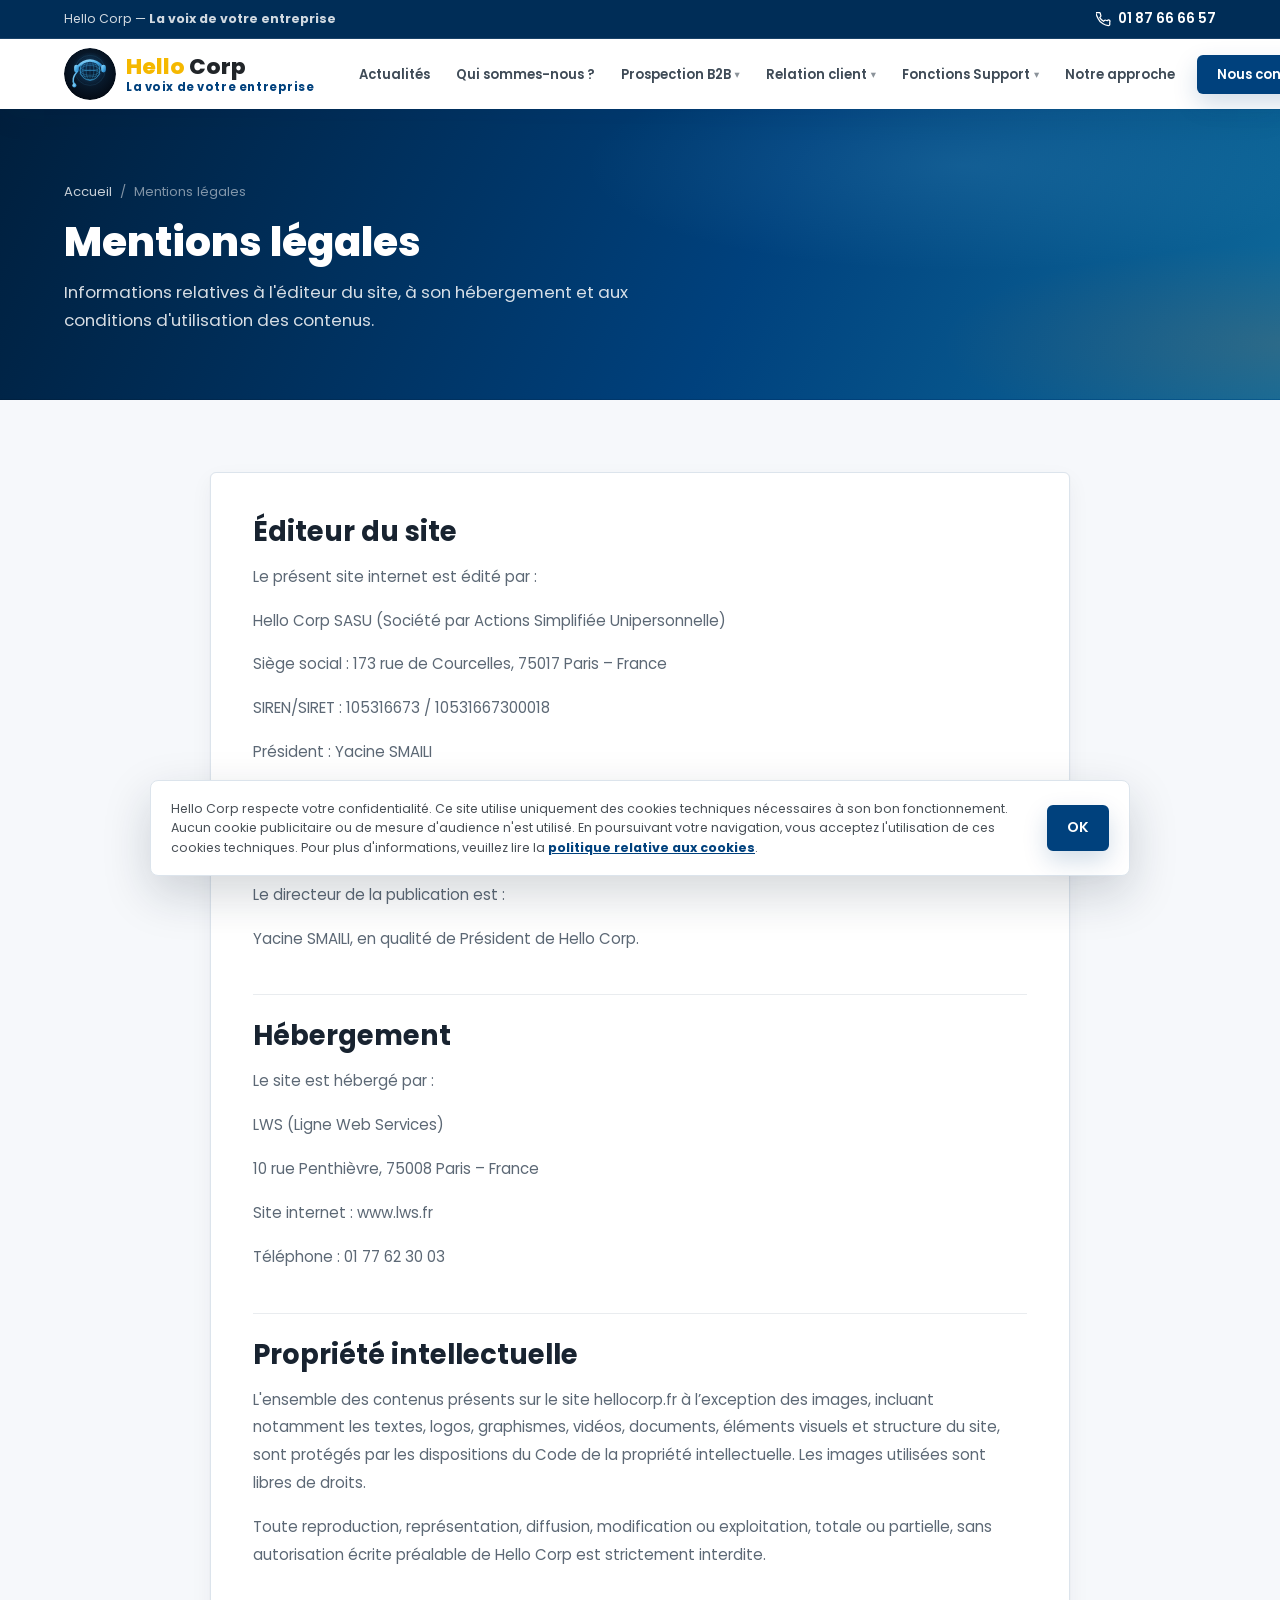
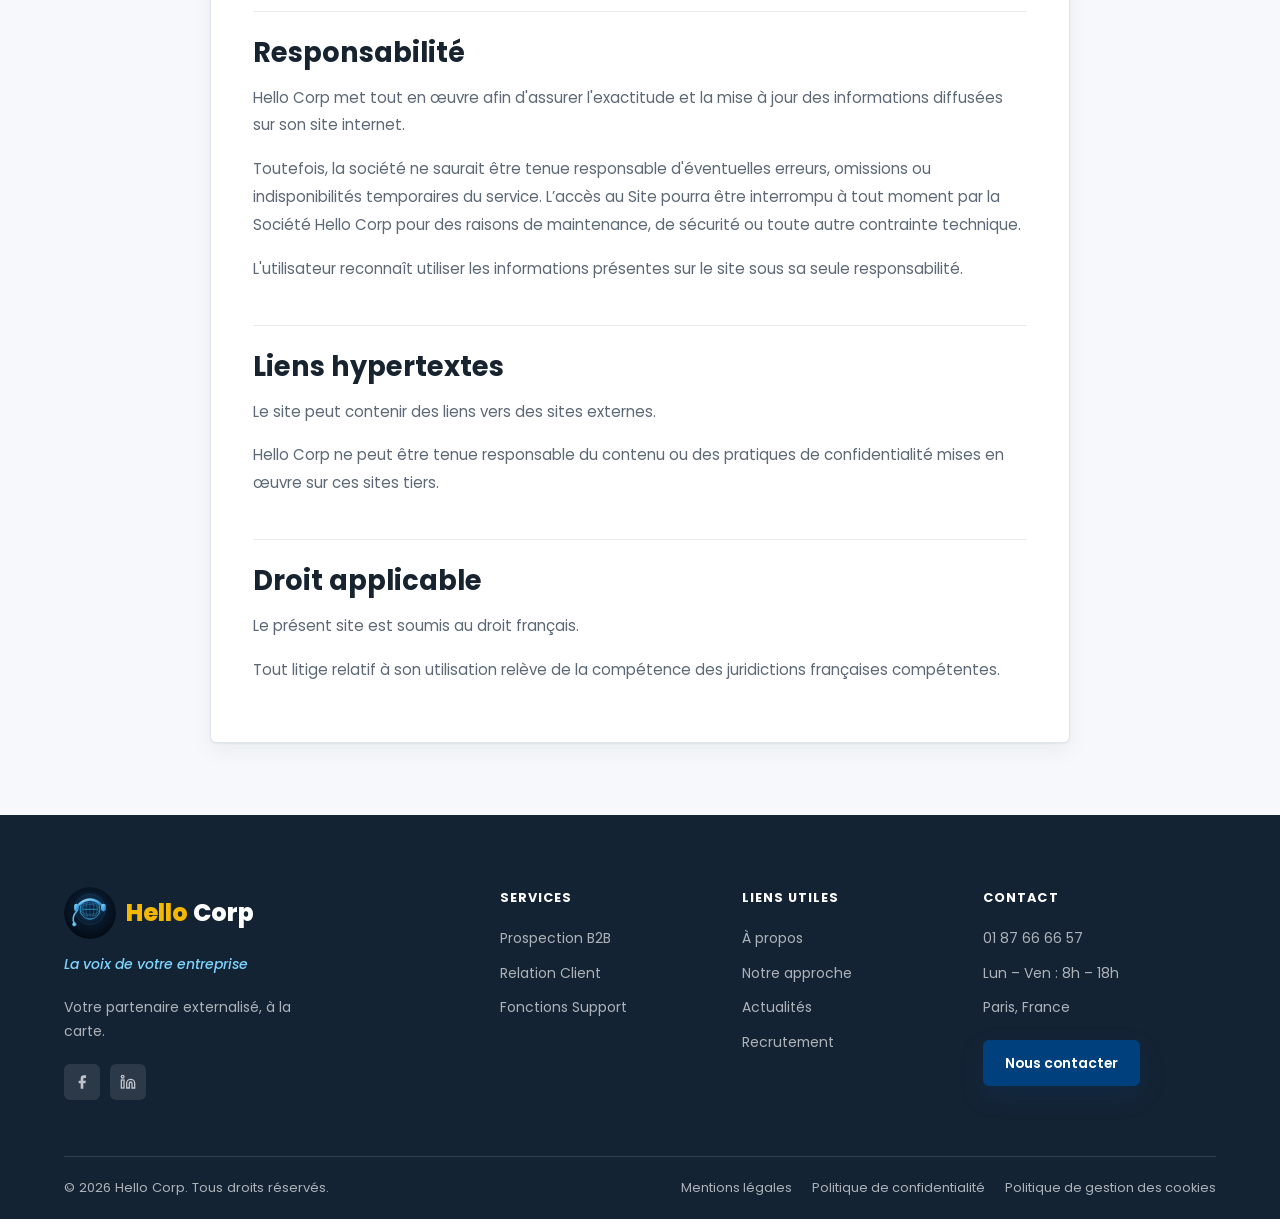
<file: mentions-legales.html>
<!DOCTYPE html>
<html lang="fr">
<head>
  <meta charset="UTF-8" />
  <meta name="viewport" content="width=device-width, initial-scale=1.0" />
  <title>Mentions légales — Hello Corp</title>
  <meta name="description" content="Informations relatives à l&#x27;éditeur du site, à son hébergement et aux conditions d&#x27;utilisation des contenus." />
  <link rel="preconnect" href="https://fonts.googleapis.com" />
  <link rel="preconnect" href="https://fonts.gstatic.com" crossorigin />
  <link href="https://fonts.googleapis.com/css2?family=Poppins:wght@400;500;600;700;800&display=swap" rel="stylesheet" />
  <link rel="icon" href="assets/icon.svg" type="image/svg+xml" />
  <link rel="stylesheet" href="style.css" />
  <link rel="stylesheet" href="pages.css" />
  <!-- Mesure d'audience Matomo (configuration dans matomo.js) -->
  <script src="matomo.js"></script>
  <link rel="stylesheet" href="motion.css" />
</head>
<body>
  <div id="nav-root"></div>
  <main class="legal-page">
    <section class="page-hero legal-hero">
      <div class="container">
        <div class="breadcrumb"><a href="index.html">Accueil</a> <span>/</span> <span>Mentions légales</span></div>
        <h1>Mentions légales</h1>
        <p>Informations relatives à l'éditeur du site, à son hébergement et aux conditions d'utilisation des contenus.</p>
      </div>
    </section>

    <section class="legal-content-section">
      <div class="container legal-shell">
        <article class="legal-content">
          <h2>Éditeur du site</h2>
          <p>Le présent site internet est édité par :</p>
          <p>Hello Corp SASU (Société par Actions Simplifiée Unipersonnelle)</p>
          <p>Siège social : 173 rue de Courcelles, 75017 Paris – France</p>
          <p>SIREN/SIRET : 105316673 / 10531667300018</p>
          <p>Président : Yacine SMAILI</p>
          <h2>Directeur de la publication</h2>
          <p>Le directeur de la publication est :</p>
          <p>Yacine SMAILI, en qualité de Président de Hello Corp.</p>
          <h2>Hébergement</h2>
          <p>Le site est hébergé par :</p>
          <p>LWS (Ligne Web Services)</p>
          <p>10 rue Penthièvre, 75008 Paris – France</p>
          <p>Site internet : www.lws.fr</p>
          <p>Téléphone : 01 77 62 30 03</p>
          <h2>Propriété intellectuelle</h2>
          <p>L'ensemble des contenus présents sur le site hellocorp.fr à l’exception des images, incluant notamment les textes, logos, graphismes, vidéos, documents, éléments visuels et structure du site, sont protégés par les dispositions du Code de la propriété intellectuelle. Les images utilisées sont libres de droits.</p>
          <p>Toute reproduction, représentation, diffusion, modification ou exploitation, totale ou partielle, sans autorisation écrite préalable de Hello Corp est strictement interdite.</p>
          <h2>Responsabilité</h2>
          <p>Hello Corp met tout en œuvre afin d'assurer l'exactitude et la mise à jour des informations diffusées sur son site internet.</p>
          <p>Toutefois, la société ne saurait être tenue responsable d'éventuelles erreurs, omissions ou indisponibilités temporaires du service. L’accès au Site pourra être interrompu à tout moment par la Société Hello Corp pour des raisons de maintenance, de sécurité ou toute autre contrainte technique.</p>
          <p>L'utilisateur reconnaît utiliser les informations présentes sur le site sous sa seule responsabilité.</p>
          <h2>Liens hypertextes</h2>
          <p>Le site peut contenir des liens vers des sites externes.</p>
          <p>Hello Corp ne peut être tenue responsable du contenu ou des pratiques de confidentialité mises en œuvre sur ces sites tiers.</p>
          <h2>Droit applicable</h2>
          <p>Le présent site est soumis au droit français.</p>
          <p>Tout litige relatif à son utilisation relève de la compétence des juridictions françaises compétentes.</p>
        </article>
      </div>
    </section>
  </main>

  <div id="footer-root"></div>
  <script src="shared.js"></script><script src="main.js"></script>
  <script src="motion.js"></script>
</body>
</html>
</file>
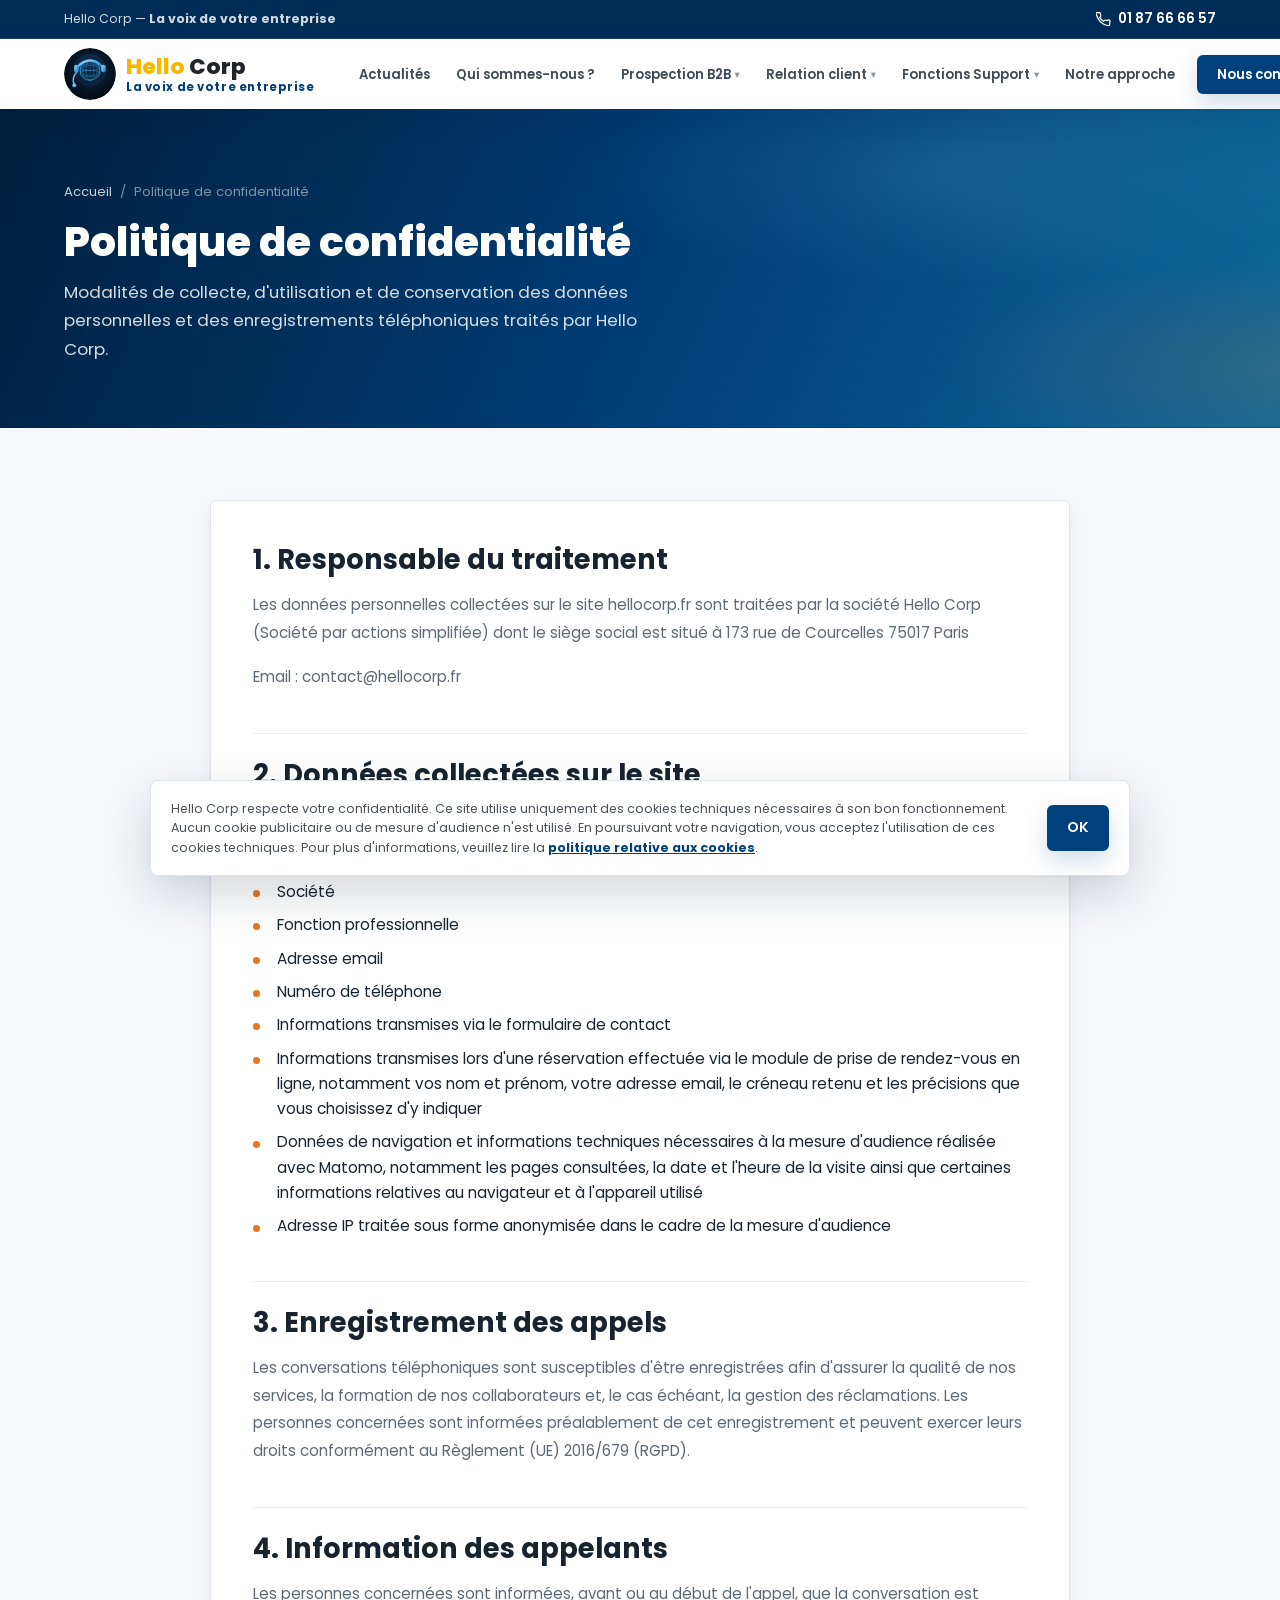
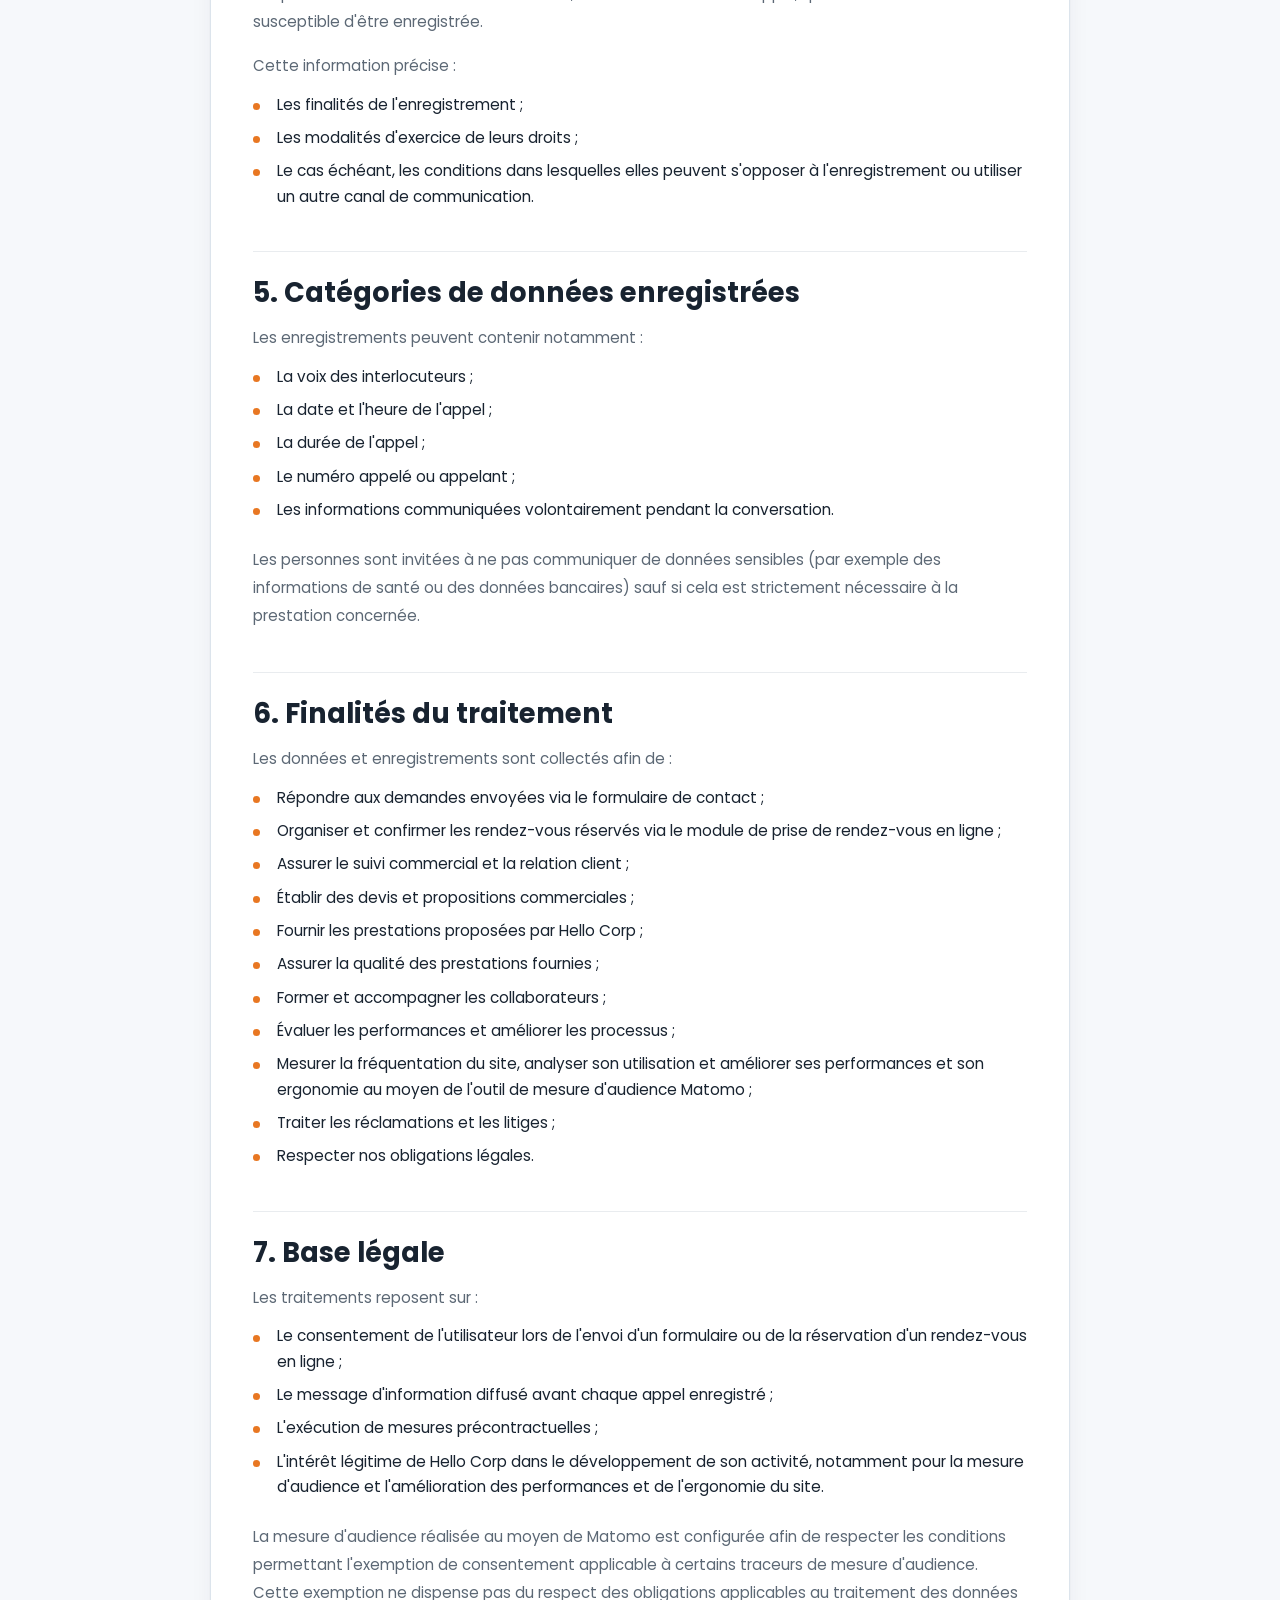
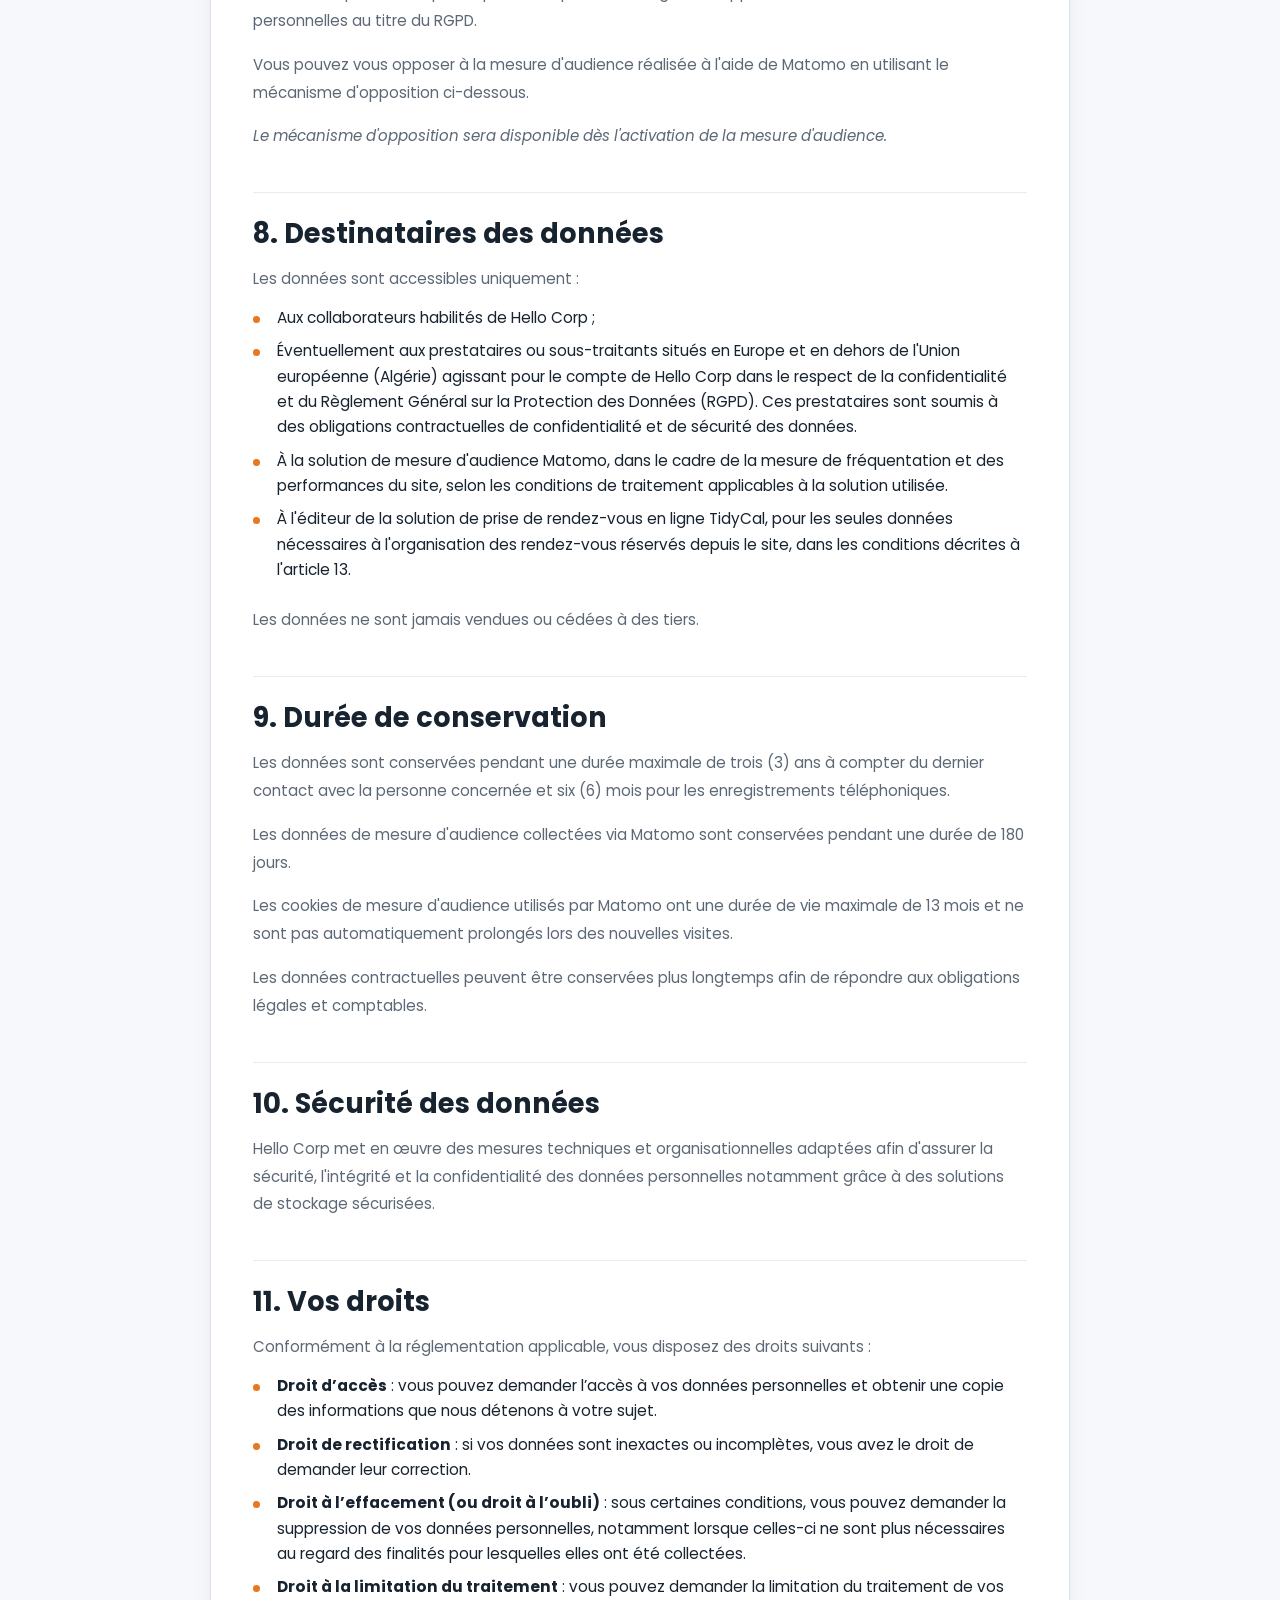
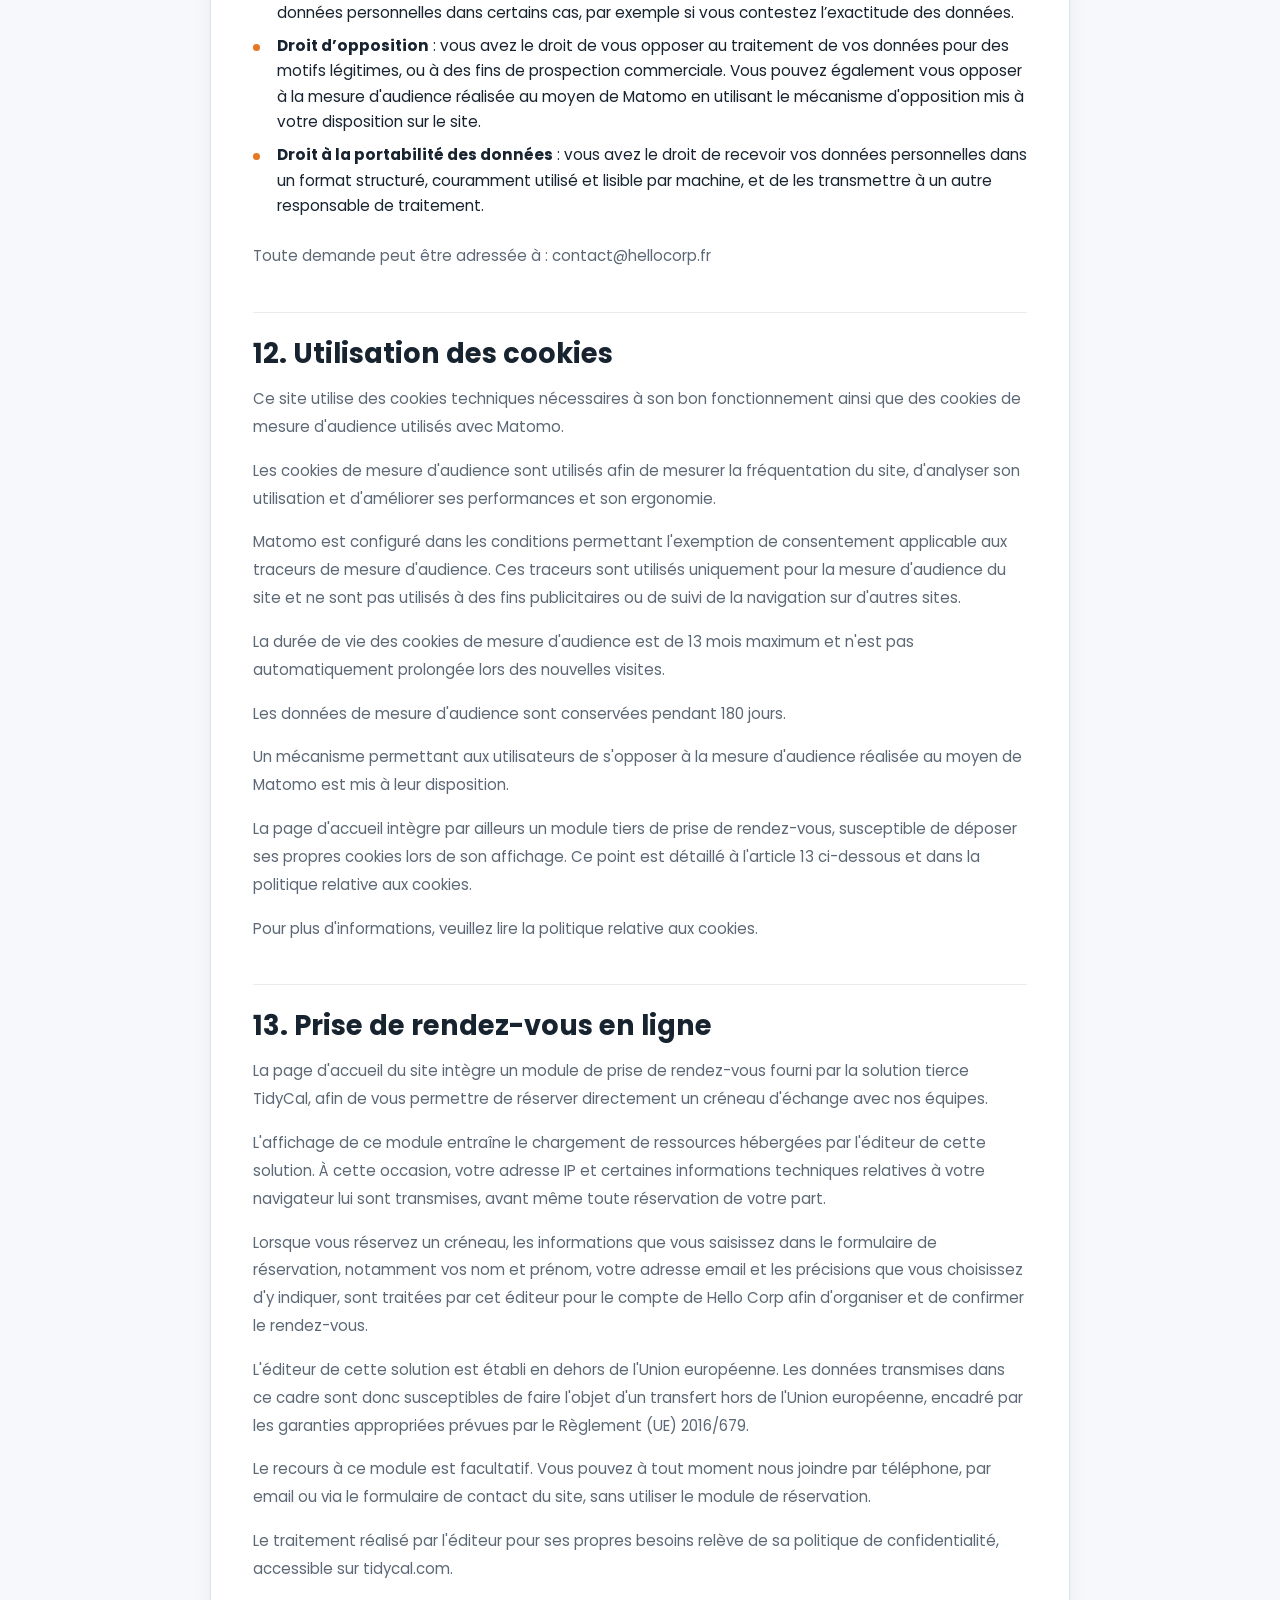
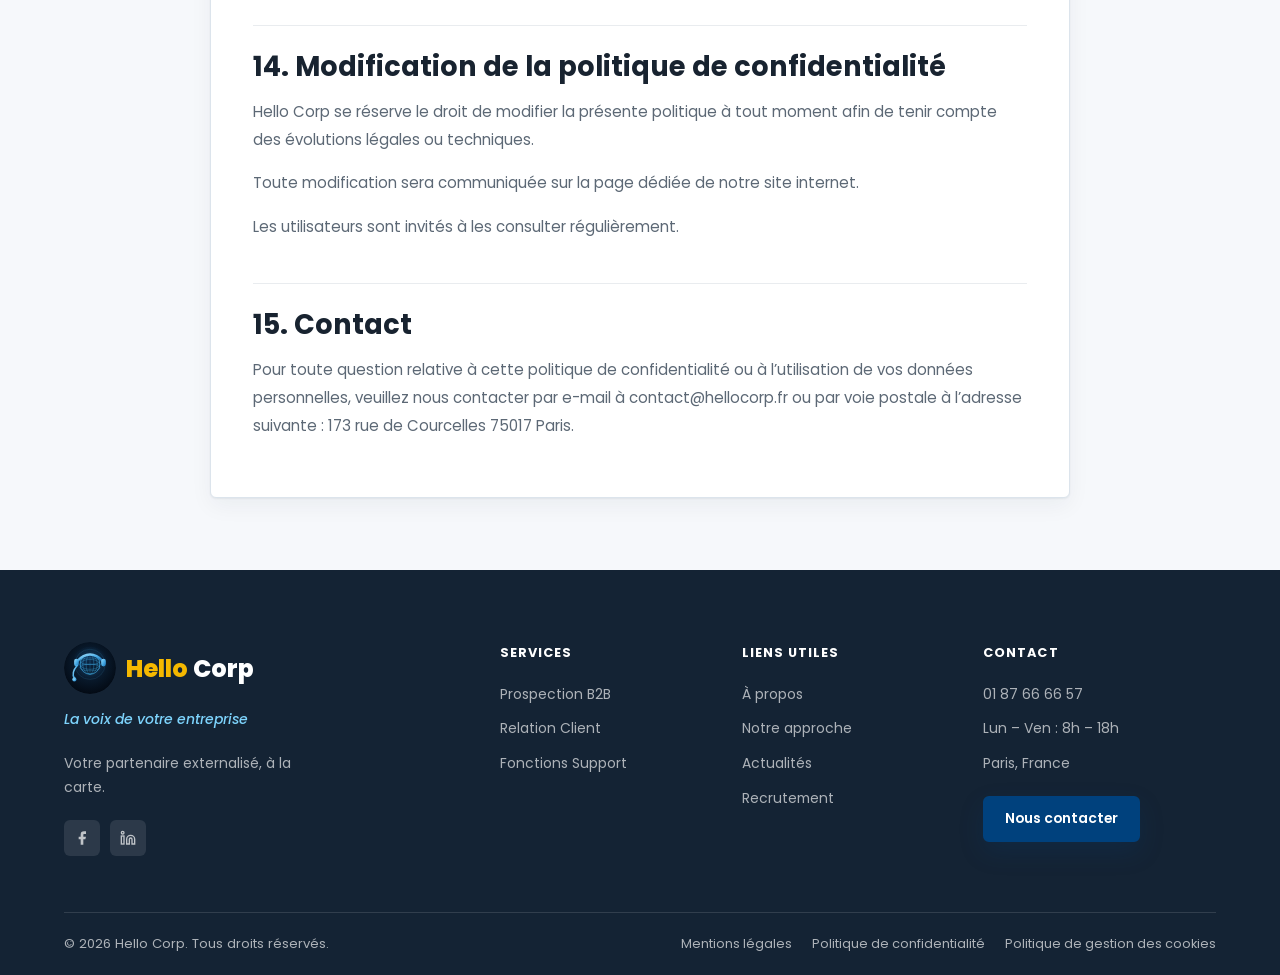
<file: politique-confidentialite.html>
<!DOCTYPE html>
<html lang="fr">
<head>
  <meta charset="UTF-8" />
  <meta name="viewport" content="width=device-width, initial-scale=1.0" />
  <title>Politique de confidentialité — Hello Corp</title>
  <meta name="description" content="Modalités de collecte, d&#x27;utilisation et de conservation des données personnelles, des enregistrements téléphoniques et des données de mesure d&#x27;audience Matomo traités par Hello Corp." />
  <link rel="preconnect" href="https://fonts.googleapis.com" />
  <link rel="preconnect" href="https://fonts.gstatic.com" crossorigin />
  <link href="https://fonts.googleapis.com/css2?family=Poppins:wght@400;500;600;700;800&display=swap" rel="stylesheet" />
  <link rel="icon" href="assets/icon.svg" type="image/svg+xml" />
  <link rel="stylesheet" href="style.css" />
  <link rel="stylesheet" href="pages.css" />
  <!-- Mesure d'audience Matomo (configuration dans matomo.js) -->
  <script src="matomo.js"></script>
  <link rel="stylesheet" href="motion.css" />
</head>
<body>
  <div id="nav-root"></div>
  <main class="legal-page">
    <section class="page-hero legal-hero">
      <div class="container">
        <div class="breadcrumb"><a href="index.html">Accueil</a> <span>/</span> <span>Politique de confidentialité</span></div>
        <h1>Politique de confidentialité</h1>
        <p>Modalités de collecte, d'utilisation et de conservation des données personnelles et des enregistrements téléphoniques traités par Hello Corp.</p>
      </div>
    </section>

    <section class="legal-content-section">
      <div class="container legal-shell">
        <article class="legal-content">
          <h2>1. Responsable du traitement</h2>
          <p>Les données personnelles collectées sur le site hellocorp.fr sont traitées par la société Hello Corp (Société par actions simplifiée) dont le siège social est situé à 173 rue de Courcelles 75017 Paris</p>
          <p>Email : contact@hellocorp.fr</p>
          <h2>2. Données collectées sur le site</h2>
          <p>Lorsque vous utilisez notre site internet, nous pouvons collecter :</p>
          <ul class="article-list">
            <li>Nom et prénom</li>
            <li>Société</li>
            <li>Fonction professionnelle</li>
            <li>Adresse email</li>
            <li>Numéro de téléphone</li>
            <li>Informations transmises via le formulaire de contact</li>
            <li>Informations transmises lors d'une réservation effectuée via le module de prise de rendez-vous en ligne, notamment vos nom et prénom, votre adresse email, le créneau retenu et les précisions que vous choisissez d'y indiquer</li>
            <li>Données de navigation et informations techniques nécessaires à la mesure d'audience réalisée avec Matomo, notamment les pages consultées, la date et l'heure de la visite ainsi que certaines informations relatives au navigateur et à l'appareil utilisé</li>
            <li>Adresse IP traitée sous forme anonymisée dans le cadre de la mesure d'audience</li>
          </ul>
          <h2>3. Enregistrement des appels</h2>
          <p>Les conversations téléphoniques sont susceptibles d'être enregistrées afin d'assurer la qualité de nos services, la formation de nos collaborateurs et, le cas échéant, la gestion des réclamations. Les personnes concernées sont informées préalablement de cet enregistrement et peuvent exercer leurs droits conformément au Règlement (UE) 2016/679 (RGPD).</p>
          <h2>4. Information des appelants</h2>
          <p>Les personnes concernées sont informées, avant ou au début de l'appel, que la conversation est susceptible d'être enregistrée.</p>
          <p>Cette information précise :</p>
          <ul class="article-list">
            <li>Les finalités de l'enregistrement ;</li>
            <li>Les modalités d'exercice de leurs droits ;</li>
            <li>Le cas échéant, les conditions dans lesquelles elles peuvent s'opposer à l'enregistrement ou utiliser un autre canal de communication.</li>
          </ul>
          <h2>5. Catégories de données enregistrées</h2>
          <p>Les enregistrements peuvent contenir notamment :</p>
          <ul class="article-list">
            <li>La voix des interlocuteurs ;</li>
            <li>La date et l'heure de l'appel ;</li>
            <li>La durée de l'appel ;</li>
            <li>Le numéro appelé ou appelant ;</li>
            <li>Les informations communiquées volontairement pendant la conversation.</li>
          </ul>
          <p>Les personnes sont invitées à ne pas communiquer de données sensibles (par exemple des informations de santé ou des données bancaires) sauf si cela est strictement nécessaire à la prestation concernée.</p>
          <h2>6. Finalités du traitement</h2>
          <p>Les données et enregistrements sont collectés afin de :</p>
          <ul class="article-list">
            <li>Répondre aux demandes envoyées via le formulaire de contact ;</li>
            <li>Organiser et confirmer les rendez-vous réservés via le module de prise de rendez-vous en ligne ;</li>
            <li>Assurer le suivi commercial et la relation client ;</li>
            <li>Établir des devis et propositions commerciales ;</li>
            <li>Fournir les prestations proposées par Hello Corp ;</li>
            <li>Assurer la qualité des prestations fournies ;</li>
            <li>Former et accompagner les collaborateurs ;</li>
            <li>Évaluer les performances et améliorer les processus ;</li>
            <li>Mesurer la fréquentation du site, analyser son utilisation et améliorer ses performances et son ergonomie au moyen de l'outil de mesure d'audience Matomo ;</li>
            <li>Traiter les réclamations et les litiges ;</li>
            <li>Respecter nos obligations légales.</li>
          </ul>
          <h2>7. Base légale</h2>
          <p>Les traitements reposent sur :</p>
          <ul class="article-list">
            <li>Le consentement de l'utilisateur lors de l'envoi d'un formulaire ou de la réservation d'un rendez-vous en ligne ;</li>
            <li>Le message d'information diffusé avant chaque appel enregistré ;</li>
            <li>L'exécution de mesures précontractuelles ;</li>
            <li>L'intérêt légitime de Hello Corp dans le développement de son activité, notamment pour la mesure d'audience et l'amélioration des performances et de l'ergonomie du site.</li>
          </ul>
          <p>La mesure d'audience réalisée au moyen de Matomo est configurée afin de respecter les conditions permettant l'exemption de consentement applicable à certains traceurs de mesure d'audience. Cette exemption ne dispense pas du respect des obligations applicables au traitement des données personnelles au titre du RGPD.</p>
          <p>Vous pouvez vous opposer à la mesure d'audience réalisée à l'aide de Matomo en utilisant le mécanisme d'opposition ci-dessous.</p>
          <!-- L'iframe d'opposition est insérée par matomo.js à partir de l'URL configurée dans ce fichier. -->
          <div id="matomo-optout"></div>
          <h2>8. Destinataires des données</h2>
          <p>Les données sont accessibles uniquement :</p>
          <ul class="article-list">
            <li>Aux collaborateurs habilités de Hello Corp ;</li>
            <li>Éventuellement aux prestataires ou sous-traitants situés en Europe et en dehors de l'Union européenne (Algérie) agissant pour le compte de Hello Corp dans le respect de la confidentialité et du Règlement Général sur la Protection des Données (RGPD). Ces prestataires sont soumis à des obligations contractuelles de confidentialité et de sécurité des données.</li>
            <li>À la solution de mesure d'audience Matomo, dans le cadre de la mesure de fréquentation et des performances du site, selon les conditions de traitement applicables à la solution utilisée.</li>
            <li>À l'éditeur de la solution de prise de rendez-vous en ligne TidyCal, pour les seules données nécessaires à l'organisation des rendez-vous réservés depuis le site, dans les conditions décrites à l'article 13.</li>
          </ul>
          <p>Les données ne sont jamais vendues ou cédées à des tiers.</p>
          <h2>9. Durée de conservation</h2>
          <p>Les données sont conservées pendant une durée maximale de trois (3) ans à compter du dernier contact avec la personne concernée et six (6) mois pour les enregistrements téléphoniques.</p>
          <p>Les données de mesure d'audience collectées via Matomo sont conservées pendant une durée de 180 jours.</p>
          <p>Les cookies de mesure d'audience utilisés par Matomo ont une durée de vie maximale de 13 mois et ne sont pas automatiquement prolongés lors des nouvelles visites.</p>
          <p>Les données contractuelles peuvent être conservées plus longtemps afin de répondre aux obligations légales et comptables.</p>
          <h2>10. Sécurité des données</h2>
          <p>Hello Corp met en œuvre des mesures techniques et organisationnelles adaptées afin d'assurer la sécurité, l'intégrité et la confidentialité des données personnelles notamment grâce à des solutions de stockage sécurisées.</p>
          <h2>11. Vos droits</h2>
          <p>Conformément à la réglementation applicable, vous disposez des droits suivants :</p>
          <ul class="article-list">
            <li><strong>Droit d’accès</strong> : vous pouvez demander l’accès à vos données personnelles et obtenir une copie des informations que nous détenons à votre sujet.</li>
            <li><strong>Droit de rectification</strong> : si vos données sont inexactes ou incomplètes, vous avez le droit de demander leur correction.</li>
            <li><strong>Droit à l’effacement (ou droit à l’oubli)</strong> : sous certaines conditions, vous pouvez demander la suppression de vos données personnelles, notamment lorsque celles-ci ne sont plus nécessaires au regard des finalités pour lesquelles elles ont été collectées.</li>
            <li><strong>Droit à la limitation du traitement</strong> : vous pouvez demander la limitation du traitement de vos données personnelles dans certains cas, par exemple si vous contestez l’exactitude des données.</li>
            <li><strong>Droit d’opposition</strong> : vous avez le droit de vous opposer au traitement de vos données pour des motifs légitimes, ou à des fins de prospection commerciale. Vous pouvez également vous opposer à la mesure d'audience réalisée au moyen de Matomo en utilisant le mécanisme d'opposition mis à votre disposition sur le site.</li>
            <li><strong>Droit à la portabilité des données</strong> : vous avez le droit de recevoir vos données personnelles dans un format structuré, couramment utilisé et lisible par machine, et de les transmettre à un autre responsable de traitement.</li>
          </ul>
          <p>Toute demande peut être adressée à : contact@hellocorp.fr</p>
          <h2>12. Utilisation des cookies</h2>
          <p>Ce site utilise des cookies techniques nécessaires à son bon fonctionnement ainsi que des cookies de mesure d'audience utilisés avec Matomo.</p>
          <p>Les cookies de mesure d'audience sont utilisés afin de mesurer la fréquentation du site, d'analyser son utilisation et d'améliorer ses performances et son ergonomie.</p>
          <p>Matomo est configuré dans les conditions permettant l'exemption de consentement applicable aux traceurs de mesure d'audience. Ces traceurs sont utilisés uniquement pour la mesure d'audience du site et ne sont pas utilisés à des fins publicitaires ou de suivi de la navigation sur d'autres sites.</p>
          <p>La durée de vie des cookies de mesure d'audience est de 13 mois maximum et n'est pas automatiquement prolongée lors des nouvelles visites.</p>
          <p>Les données de mesure d'audience sont conservées pendant 180 jours.</p>
          <p>Un mécanisme permettant aux utilisateurs de s'opposer à la mesure d'audience réalisée au moyen de Matomo est mis à leur disposition.</p>
          <p>La page d'accueil intègre par ailleurs un module tiers de prise de rendez-vous, susceptible de déposer ses propres cookies lors de son affichage. Ce point est détaillé à l'article 13 ci-dessous et dans la <a href="politique-cookies.html">politique relative aux cookies</a>.</p>
          <p>Pour plus d'informations, veuillez lire la <a href="politique-cookies.html">politique relative aux cookies</a>.</p>
          <h2>13. Prise de rendez-vous en ligne</h2>
          <p>La page d'accueil du site intègre un module de prise de rendez-vous fourni par la solution tierce TidyCal, afin de vous permettre de réserver directement un créneau d'échange avec nos équipes.</p>
          <p>L'affichage de ce module entraîne le chargement de ressources hébergées par l'éditeur de cette solution. À cette occasion, votre adresse IP et certaines informations techniques relatives à votre navigateur lui sont transmises, avant même toute réservation de votre part.</p>
          <p>Lorsque vous réservez un créneau, les informations que vous saisissez dans le formulaire de réservation, notamment vos nom et prénom, votre adresse email et les précisions que vous choisissez d'y indiquer, sont traitées par cet éditeur pour le compte de Hello Corp afin d'organiser et de confirmer le rendez-vous.</p>
          <p>L'éditeur de cette solution est établi en dehors de l'Union européenne. Les données transmises dans ce cadre sont donc susceptibles de faire l'objet d'un transfert hors de l'Union européenne, encadré par les garanties appropriées prévues par le Règlement (UE) 2016/679.</p>
          <p>Le recours à ce module est facultatif. Vous pouvez à tout moment nous joindre par téléphone, par email ou via le formulaire de contact du site, sans utiliser le module de réservation.</p>
          <p>Le traitement réalisé par l'éditeur pour ses propres besoins relève de sa politique de confidentialité, accessible sur <a href="https://tidycal.com" target="_blank" rel="noopener">tidycal.com</a>.</p>
          <h2>14. Modification de la politique de confidentialité</h2>
          <p>Hello Corp se réserve le droit de modifier la présente politique à tout moment afin de tenir compte des évolutions légales ou techniques.</p>
          <p>Toute modification sera communiquée sur la page dédiée de notre site internet.</p>
          <p>Les utilisateurs sont invités à les consulter régulièrement.</p>
          <h2>15. Contact</h2>
          <p>Pour toute question relative à cette politique de confidentialité ou à l’utilisation de vos données personnelles, veuillez nous contacter par e-mail à contact@hellocorp.fr ou par voie postale à l’adresse suivante : 173 rue de Courcelles 75017 Paris.</p>
        </article>
      </div>
    </section>
  </main>

  <div id="footer-root"></div>
  <script src="shared.js"></script><script src="main.js"></script>
  <script src="motion.js"></script>
</body>
</html>
</file>
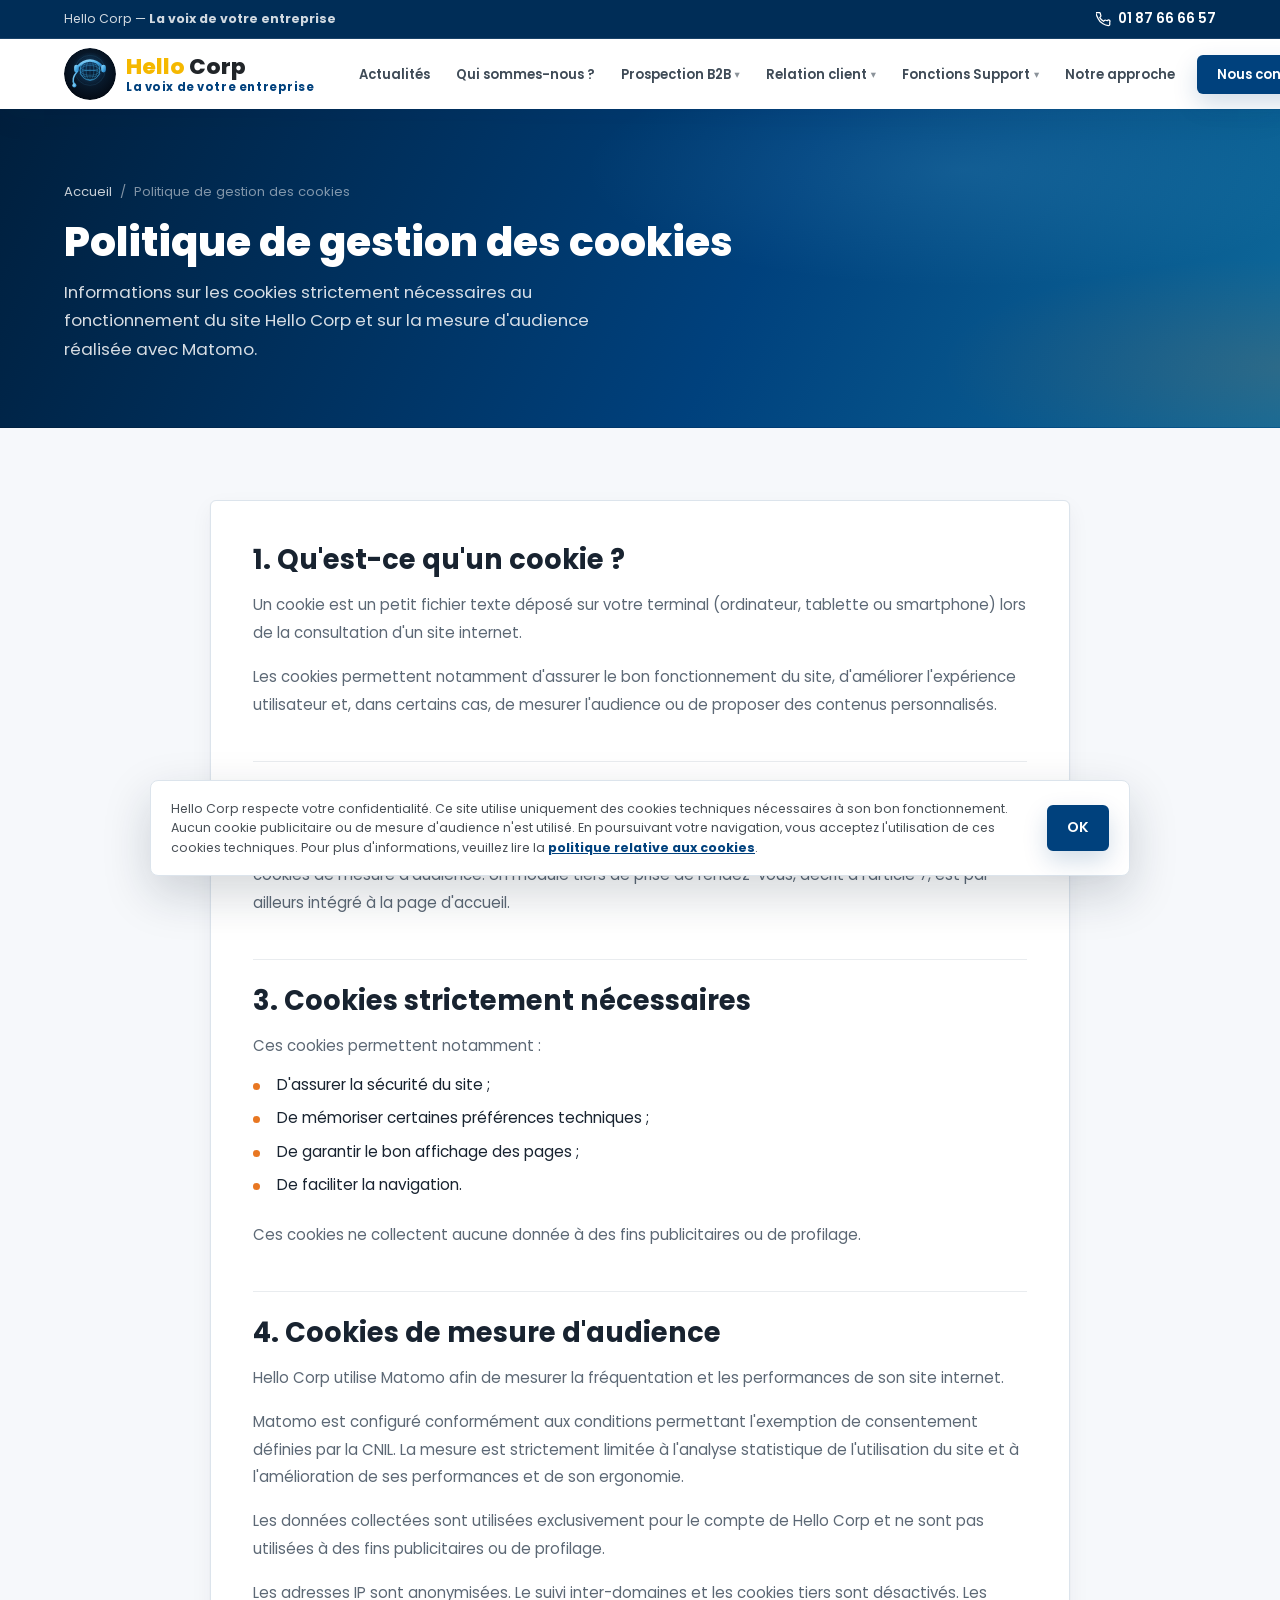
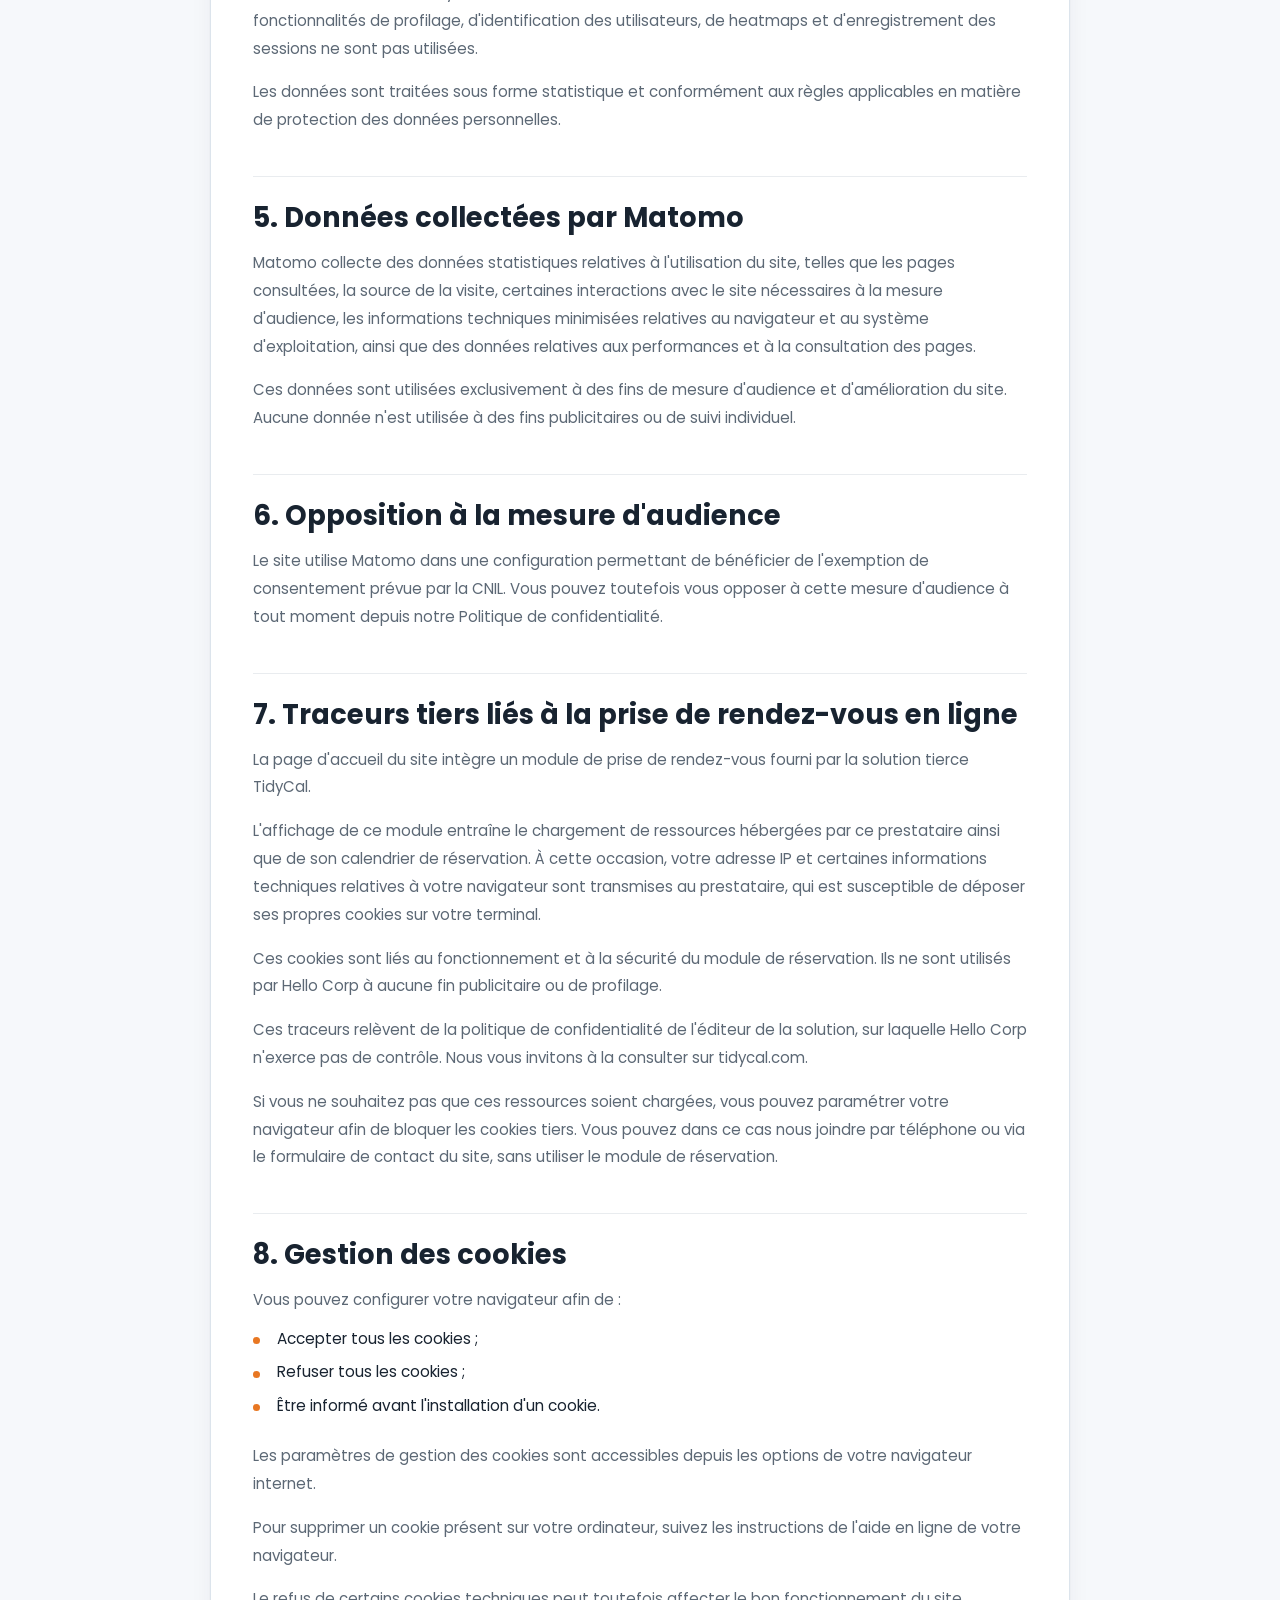
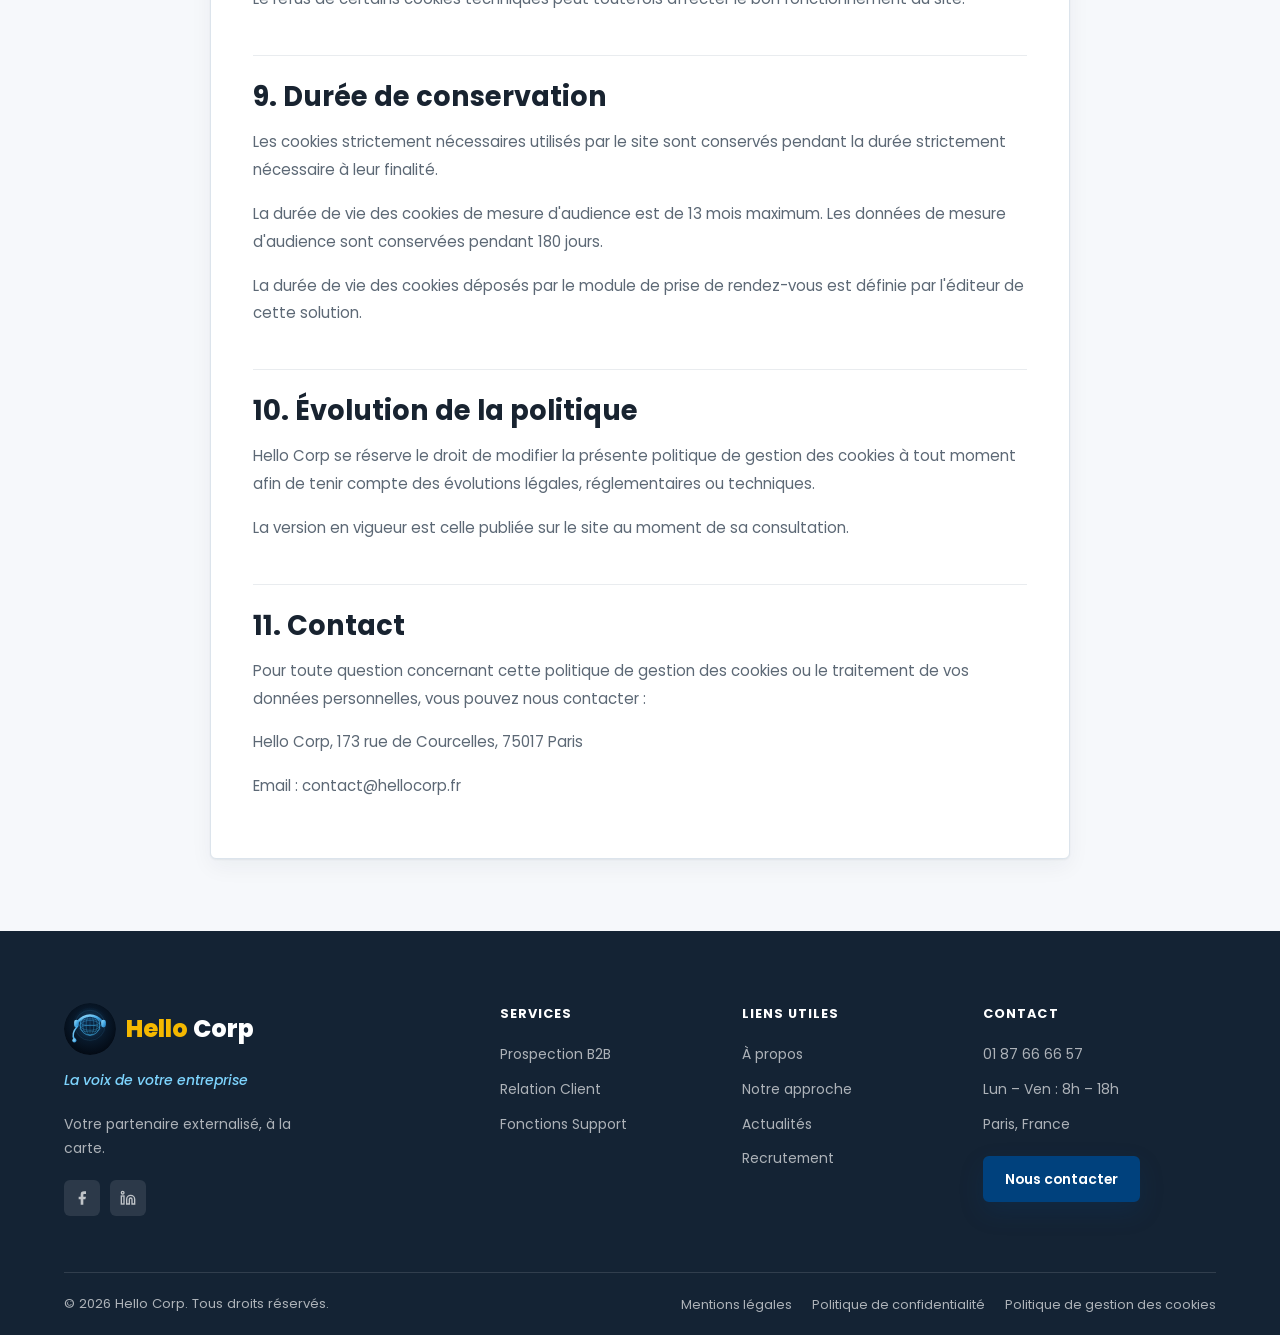
<file: politique-cookies.html>
<!DOCTYPE html>
<html lang="fr">
<head>
  <meta charset="UTF-8" />
  <meta name="viewport" content="width=device-width, initial-scale=1.0" />
  <title>Politique de gestion des cookies — Hello Corp</title>
  <meta name="description" content="Informations sur les cookies strictement nécessaires au fonctionnement du site Hello Corp et sur la mesure d&#x27;audience réalisée avec Matomo." />
  <link rel="preconnect" href="https://fonts.googleapis.com" />
  <link rel="preconnect" href="https://fonts.gstatic.com" crossorigin />
  <link href="https://fonts.googleapis.com/css2?family=Poppins:wght@400;500;600;700;800&display=swap" rel="stylesheet" />
  <link rel="icon" href="assets/icon.svg" type="image/svg+xml" />
  <link rel="stylesheet" href="style.css" />
  <link rel="stylesheet" href="pages.css" />
  <!-- Mesure d'audience Matomo (configuration dans matomo.js) -->
  <script src="matomo.js"></script>
  <link rel="stylesheet" href="motion.css" />
</head>
<body>
  <div id="nav-root"></div>
  <main class="legal-page">
    <section class="page-hero legal-hero">
      <div class="container">
        <div class="breadcrumb"><a href="index.html">Accueil</a> <span>/</span> <span>Politique de gestion des cookies</span></div>
        <h1>Politique de gestion des cookies</h1>
        <p>Informations sur les cookies strictement nécessaires au fonctionnement du site Hello Corp et sur la mesure d'audience réalisée avec Matomo.</p>
      </div>
    </section>

    <section class="legal-content-section">
      <div class="container legal-shell">
        <article class="legal-content">
          <h2>1. Qu'est-ce qu'un cookie ?</h2>
          <p>Un cookie est un petit fichier texte déposé sur votre terminal (ordinateur, tablette ou smartphone) lors de la consultation d'un site internet.</p>
          <p>Les cookies permettent notamment d'assurer le bon fonctionnement du site, d'améliorer l'expérience utilisateur et, dans certains cas, de mesurer l'audience ou de proposer des contenus personnalisés.</p>

          <h2>2. Quels cookies utilisons-nous ?</h2>
          <p>Le site www.hellocorp.fr utilise des cookies strictement nécessaires à son fonctionnement et des cookies de mesure d'audience. Un module tiers de prise de rendez-vous, décrit à l'article 7, est par ailleurs intégré à la page d'accueil.</p>

          <h2>3. Cookies strictement nécessaires</h2>
          <p>Ces cookies permettent notamment :</p>
          <ul class="article-list">
            <li>D'assurer la sécurité du site ;</li>
            <li>De mémoriser certaines préférences techniques ;</li>
            <li>De garantir le bon affichage des pages ;</li>
            <li>De faciliter la navigation.</li>
          </ul>
          <p>Ces cookies ne collectent aucune donnée à des fins publicitaires ou de profilage.</p>

          <h2>4. Cookies de mesure d'audience</h2>
          <p>Hello Corp utilise Matomo afin de mesurer la fréquentation et les performances de son site internet.</p>
          <p>Matomo est configuré conformément aux conditions permettant l'exemption de consentement définies par la CNIL. La mesure est strictement limitée à l'analyse statistique de l'utilisation du site et à l'amélioration de ses performances et de son ergonomie.</p>
          <p>Les données collectées sont utilisées exclusivement pour le compte de Hello Corp et ne sont pas utilisées à des fins publicitaires ou de profilage.</p>
          <p>Les adresses IP sont anonymisées. Le suivi inter-domaines et les cookies tiers sont désactivés. Les fonctionnalités de profilage, d'identification des utilisateurs, de heatmaps et d'enregistrement des sessions ne sont pas utilisées.</p>
          <p>Les données sont traitées sous forme statistique et conformément aux règles applicables en matière de protection des données personnelles.</p>

          <h2>5. Données collectées par Matomo</h2>
          <p>Matomo collecte des données statistiques relatives à l'utilisation du site, telles que les pages consultées, la source de la visite, certaines interactions avec le site nécessaires à la mesure d'audience, les informations techniques minimisées relatives au navigateur et au système d'exploitation, ainsi que des données relatives aux performances et à la consultation des pages.</p>
          <p>Ces données sont utilisées exclusivement à des fins de mesure d'audience et d'amélioration du site. Aucune donnée n'est utilisée à des fins publicitaires ou de suivi individuel.</p>

          <h2>6. Opposition à la mesure d'audience</h2>
          <p>Le site utilise Matomo dans une configuration permettant de bénéficier de l'exemption de consentement prévue par la CNIL. Vous pouvez toutefois vous opposer à cette mesure d'audience à tout moment depuis notre <a href="politique-confidentialite.html">Politique de confidentialité</a>.</p>

          <h2>7. Traceurs tiers liés à la prise de rendez-vous en ligne</h2>
          <p>La page d'accueil du site intègre un module de prise de rendez-vous fourni par la solution tierce TidyCal.</p>
          <p>L'affichage de ce module entraîne le chargement de ressources hébergées par ce prestataire ainsi que de son calendrier de réservation. À cette occasion, votre adresse IP et certaines informations techniques relatives à votre navigateur sont transmises au prestataire, qui est susceptible de déposer ses propres cookies sur votre terminal.</p>
          <p>Ces cookies sont liés au fonctionnement et à la sécurité du module de réservation. Ils ne sont utilisés par Hello Corp à aucune fin publicitaire ou de profilage.</p>
          <p>Ces traceurs relèvent de la politique de confidentialité de l'éditeur de la solution, sur laquelle Hello Corp n'exerce pas de contrôle. Nous vous invitons à la consulter sur <a href="https://tidycal.com" target="_blank" rel="noopener">tidycal.com</a>.</p>
          <p>Si vous ne souhaitez pas que ces ressources soient chargées, vous pouvez paramétrer votre navigateur afin de bloquer les cookies tiers. Vous pouvez dans ce cas nous joindre par téléphone ou via le formulaire de contact du site, sans utiliser le module de réservation.</p>

          <h2>8. Gestion des cookies</h2>
          <p>Vous pouvez configurer votre navigateur afin de :</p>
          <ul class="article-list">
            <li>Accepter tous les cookies ;</li>
            <li>Refuser tous les cookies ;</li>
            <li>Être informé avant l'installation d'un cookie.</li>
          </ul>
          <p>Les paramètres de gestion des cookies sont accessibles depuis les options de votre navigateur internet.</p>
          <p>Pour supprimer un cookie présent sur votre ordinateur, suivez les instructions de l'aide en ligne de votre navigateur.</p>
          <p>Le refus de certains cookies techniques peut toutefois affecter le bon fonctionnement du site.</p>

          <h2>9. Durée de conservation</h2>
          <p>Les cookies strictement nécessaires utilisés par le site sont conservés pendant la durée strictement nécessaire à leur finalité.</p>
          <p>La durée de vie des cookies de mesure d'audience est de 13 mois maximum. Les données de mesure d'audience sont conservées pendant 180 jours.</p>
          <p>La durée de vie des cookies déposés par le module de prise de rendez-vous est définie par l'éditeur de cette solution.</p>

          <h2>10. Évolution de la politique</h2>
          <p>Hello Corp se réserve le droit de modifier la présente politique de gestion des cookies à tout moment afin de tenir compte des évolutions légales, réglementaires ou techniques.</p>
          <p>La version en vigueur est celle publiée sur le site au moment de sa consultation.</p>

          <h2>11. Contact</h2>
          <p>Pour toute question concernant cette politique de gestion des cookies ou le traitement de vos données personnelles, vous pouvez nous contacter :</p>
          <p>Hello Corp, 173 rue de Courcelles, 75017 Paris</p>
          <p>Email : <a href="mailto:contact@hellocorp.fr">contact@hellocorp.fr</a></p>
        </article>
      </div>
    </section>
  </main>

  <div id="footer-root"></div>
  <script src="shared.js"></script><script src="main.js"></script>
  <script src="motion.js"></script>
</body>
</html>
</file>
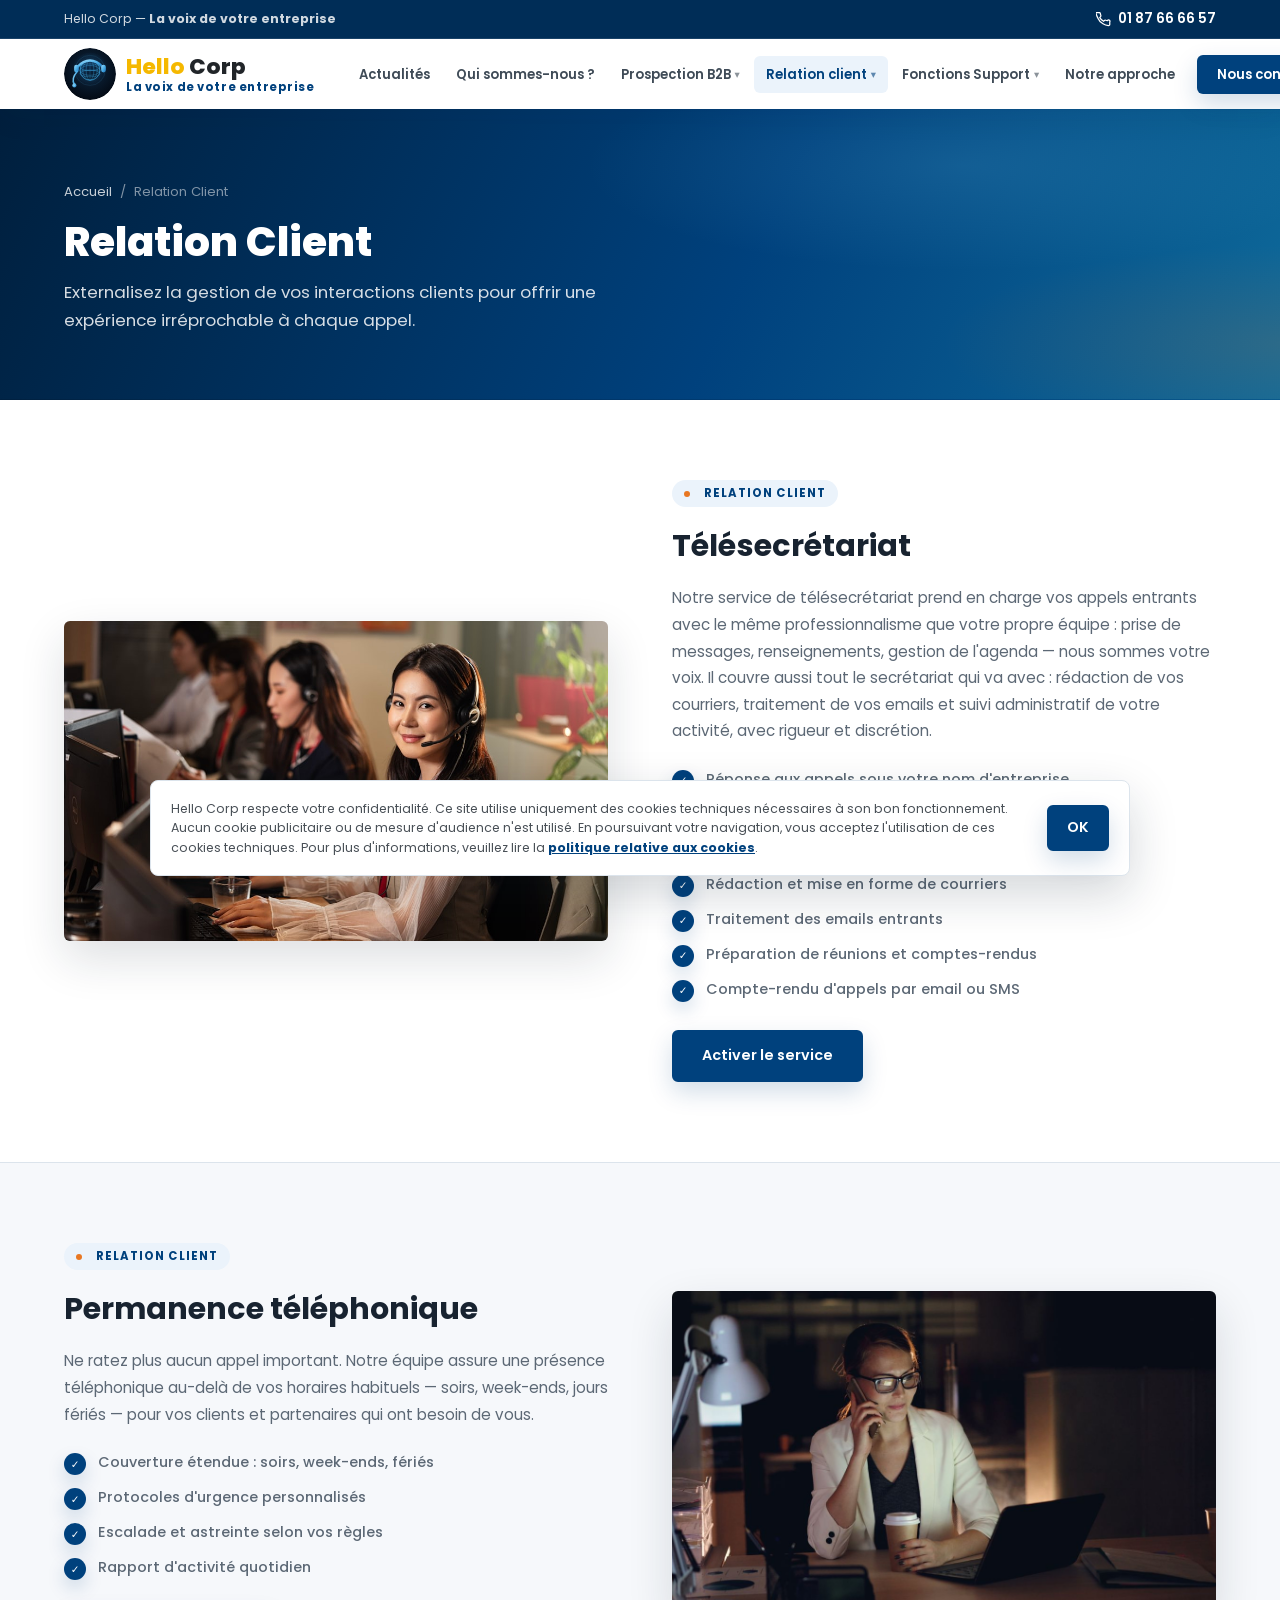
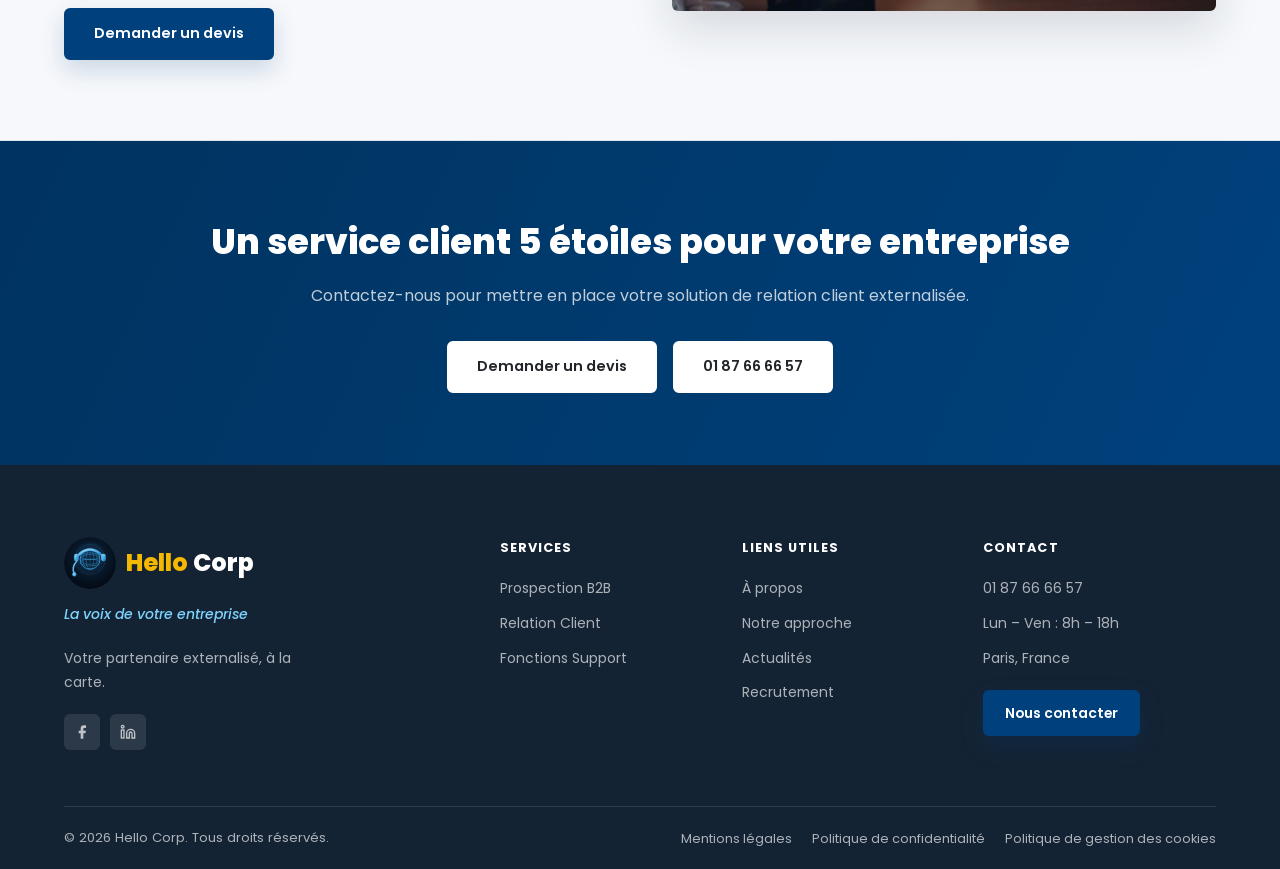
<file: relation-client.html>
<!DOCTYPE html>
<html lang="fr">
<head>
  <meta charset="UTF-8" /><meta name="viewport" content="width=device-width, initial-scale=1.0" />
  <title>Relation Client — Hello Corp</title>
  <link rel="preconnect" href="https://fonts.googleapis.com" />
  <link rel="preconnect" href="https://fonts.gstatic.com" crossorigin />
  <link href="https://fonts.googleapis.com/css2?family=Poppins:wght@400;500;600;700;800&display=swap" rel="stylesheet" />
  <link rel="icon" href="assets/icon.svg" type="image/svg+xml" />
  <link rel="stylesheet" href="style.css" /><link rel="stylesheet" href="pages.css" />
  <!-- Mesure d'audience Matomo (configuration dans matomo.js) -->
  <script src="matomo.js"></script>
  <link rel="stylesheet" href="motion.css" />
</head>
<body>
  <div id="nav-root"></div>

  <section class="page-hero">
    <div class="container">
      <div class="breadcrumb"><a href="index.html">Accueil</a> <span>/</span> <span>Relation Client</span></div>
      <h1>Relation Client</h1>
      <p>Externalisez la gestion de vos interactions clients pour offrir une expérience irréprochable à chaque appel.</p>
    </div>
  </section>

  <!-- TÉLÉSECRÉTARIAT (regroupe aussi le secrétariat : l'ancre #secretariat pointe ici) -->
  <span id="secretariat"></span>
  <section class="service-detail" id="telesecretariat">
    <div class="container">
      <div class="service-detail-grid">
        <div class="service-detail-img">
          <img src="assets/images/telesecretariat.jpg" alt="Téléopératrice en télésecrétariat, casque audio sur les oreilles, traitant un appel devant son poste de travail" width="1000" height="667" decoding="async" loading="lazy" />
        </div>
        <div class="service-detail-body">
          <span class="service-detail-tag">Relation Client</span>
          <h2>Télésecrétariat</h2>
          <p>Notre service de télésecrétariat prend en charge vos appels entrants avec le même professionnalisme que votre propre équipe : prise de messages, renseignements, gestion de l'agenda — nous sommes votre voix. Il couvre aussi tout le secrétariat qui va avec : rédaction de vos courriers, traitement de vos emails et suivi administratif de votre activité, avec rigueur et discrétion.</p>
          <div class="benefits-list">
            <div class="benefit-item"><div class="benefit-check">✓</div><span>Réponse aux appels sous votre nom d'entreprise</span></div>
            <div class="benefit-item"><div class="benefit-check">✓</div><span>Prise de messages et transfert immédiat</span></div>
            <div class="benefit-item"><div class="benefit-check">✓</div><span>Gestion de votre agenda et des rendez-vous</span></div>
            <div class="benefit-item"><div class="benefit-check">✓</div><span>Rédaction et mise en forme de courriers</span></div>
            <div class="benefit-item"><div class="benefit-check">✓</div><span>Traitement des emails entrants</span></div>
            <div class="benefit-item"><div class="benefit-check">✓</div><span>Préparation de réunions et comptes-rendus</span></div>
            <div class="benefit-item"><div class="benefit-check">✓</div><span>Compte-rendu d'appels par email ou SMS</span></div>
          </div>
          <a href="index.html#contact" class="btn btn-primary">Activer le service</a>
        </div>
      </div>
    </div>
  </section>

  <!-- PERMANENCE TÉLÉPHONIQUE -->
  <section class="service-detail" id="permanence">
    <div class="container">
      <div class="service-detail-grid reverse">
        <div class="service-detail-img">
          <img src="assets/images/permanence-telephonique.jpg" alt="Chargée de permanence téléphonique répondant à un appel en soirée, seule au bureau à la lumière d'une lampe" width="1200" height="675" decoding="async" loading="lazy" />
        </div>
        <div class="service-detail-body">
          <span class="service-detail-tag">Relation Client</span>
          <h2>Permanence téléphonique</h2>
          <p>Ne ratez plus aucun appel important. Notre équipe assure une présence téléphonique au-delà de vos horaires habituels — soirs, week-ends, jours fériés — pour vos clients et partenaires qui ont besoin de vous.</p>
          <div class="benefits-list">
            <div class="benefit-item"><div class="benefit-check">✓</div><span>Couverture étendue : soirs, week-ends, fériés</span></div>
            <div class="benefit-item"><div class="benefit-check">✓</div><span>Protocoles d'urgence personnalisés</span></div>
            <div class="benefit-item"><div class="benefit-check">✓</div><span>Escalade et astreinte selon vos règles</span></div>
            <div class="benefit-item"><div class="benefit-check">✓</div><span>Rapport d'activité quotidien</span></div>
          </div>
          <a href="index.html#contact" class="btn btn-primary">Demander un devis</a>
        </div>
      </div>
    </div>
  </section>

  <section class="page-cta">
    <div class="container">
      <h2>Un service client 5 étoiles pour votre entreprise</h2>
      <p>Contactez-nous pour mettre en place votre solution de relation client externalisée.</p>
      <div class="cta-actions">
        <a href="index.html#contact" class="btn btn-white">Demander un devis</a>
        <a href="tel:+33187666657" class="btn btn-white">01 87 66 66 57</a>
      </div>
    </div>
  </section>

  <div id="footer-root"></div>
  <script src="shared.js"></script><script src="main.js"></script>
  <script src="motion.js"></script>
</body>
</html>
</file>
<file: style.css>
/* ============================================================
   RESET & BASE
   ============================================================ */
*, *::before, *::after { box-sizing: border-box; margin: 0; padding: 0; }

:root {
  --blue:        #00417D;
  --blue-light:  #0056A4;
  --blue-dark:   #002D57;
  --blue-bg:     #EBF3FB;
  --orange:      #E87722;
  --orange-light:#FFF3E8;
  --yellow:      #F5B800;
  --yellow-light:#FFFAEB;
  --white:       #FFFFFF;
  --gray-50:     #F8F9FA;
  --gray-100:    #F1F3F5;
  --gray-200:    #E9ECEF;
  --gray-300:    #DEE2E6;
  --gray-400:    #ADB5BD;
  --gray-500:    #6C757D;
  --gray-600:    #495057;
  --gray-700:    #343A40;
  --gray-900:    #212529;
  --footer-bg:   #1B2A3B;

  --font: 'Poppins', system-ui, -apple-system, sans-serif;
  --radius:  6px;
  --radius-lg: 8px;
  --shadow-sm: 0 2px 8px rgba(0,0,0,.08);
  --shadow-md: 0 4px 20px rgba(0,0,0,.10);
  --shadow-lg: 0 8px 32px rgba(0,0,0,.12);
  --transition: 0.22s ease;
}

html { scroll-behavior: smooth; }

body {
  font-family: var(--font);
  font-size: 15px;
  line-height: 1.65;
  color: var(--gray-700);
  background: var(--white);
  overflow-x: hidden;
}

a { text-decoration: none; color: inherit; }
ul { list-style: none; }
img { display: block; max-width: 100%; height: auto; }

.container {
  max-width: 1180px;
  margin: 0 auto;
  padding: 0 24px;
}

/* ============================================================
   BUTTONS
   ============================================================ */
.btn {
  display: inline-flex;
  align-items: center;
  justify-content: center;
  padding: 12px 28px;
  border-radius: var(--radius);
  font-family: var(--font);
  font-size: 0.9rem;
  font-weight: 600;
  border: 2px solid transparent;
  cursor: pointer;
  transition: all var(--transition);
  white-space: nowrap;
  letter-spacing: 0.01em;
}

.btn-primary {
  background: var(--blue);
  color: var(--white);
  border-color: var(--blue);
}
.btn-primary:hover {
  background: var(--blue-light);
  border-color: var(--blue-light);
  transform: translateY(-1px);
  box-shadow: 0 4px 16px rgba(0,65,125,.3);
}

.btn-outline {
  background: transparent;
  color: var(--blue);
  border-color: var(--blue);
}
.btn-outline:hover {
  background: var(--blue);
  color: var(--white);
}

.btn-white {
  background: var(--white);
  color: var(--gray-900);
  border-color: var(--white);
}
.btn-white:hover {
  background: var(--gray-100);
  color: var(--gray-900);
  border-color: var(--gray-100);
}

.btn-full { width: 100%; }

.link-more {
  display: inline-flex;
  align-items: center;
  gap: 4px;
  font-size: 0.875rem;
  font-weight: 600;
  color: var(--blue);
  transition: gap var(--transition), color var(--transition);
}
.link-more:hover { gap: 8px; color: var(--blue-light); }

/* ============================================================
   SECTION COMMONS
   ============================================================ */
.section-header {
  text-align: center;
  margin-bottom: 56px;
}
.section-header h2 {
  font-size: clamp(1.6rem, 3.5vw, 2.2rem);
  font-weight: 700;
  color: var(--gray-900);
  margin-bottom: 12px;
  letter-spacing: 0;
}
.section-header p {
  color: var(--gray-500);
  font-size: 1rem;
  max-width: 520px;
  margin: 0 auto;
}

.section-header--row {
  display: flex;
  align-items: center;
  justify-content: space-between;
  text-align: left;
  margin-bottom: 40px;
}
.section-header--row h2 { margin-bottom: 0; }

.section-tag {
  display: inline-block;
  font-size: 0.72rem;
  font-weight: 700;
  letter-spacing: 0.1em;
  text-transform: uppercase;
  color: var(--blue);
  background: var(--blue-bg);
  padding: 4px 12px;
  border-radius: 30px;
  margin-bottom: 12px;
}

/* ============================================================
   HEADER
   ============================================================ */
.header {
  position: sticky;
  top: 0;
  z-index: 1000;
  background: var(--white);
  box-shadow: 0 1px 0 var(--gray-200);
}

.header-top {
  background: var(--blue);
  padding: 8px 0;
}
.header-top-inner {
  display: flex;
  align-items: center;
  justify-content: space-between;
}
.header-tagline {
  font-size: 0.78rem;
  color: rgba(255,255,255,.8);
  font-weight: 400;
}
.header-phone {
  display: flex;
  align-items: center;
  gap: 7px;
  font-size: 0.85rem;
  font-weight: 600;
  color: var(--white);
  transition: opacity var(--transition);
}
.header-phone:hover { opacity: 0.85; }
.header-phone svg { width: 15px; height: 15px; }

.navbar { background: var(--white); }
.nav-inner {
  display: flex;
  align-items: center;
  height: 64px;
  gap: 32px;
}

.logo {
  font-size: 1.55rem;
  font-weight: 800;
  letter-spacing: 0;
  flex-shrink: 0;
}
.logo-with-img { display: flex; align-items: center; gap: 10px; text-decoration: none; }
.logo-img { height: 52px; width: 52px; border-radius: 50%; flex-shrink: 0; }
.logo-text { display: flex; flex-direction: column; line-height: 1.1; }
.logo-name { font-size: 1.35rem; font-weight: 800; letter-spacing: 0; }
.logo-slogan { font-size: 0.72rem; color: var(--blue); letter-spacing: 0.05em; font-weight: 700; margin-top: 2px; }
.logo-add  { color: var(--yellow); }
.logo-ecom { color: var(--gray-900); }

.nav-links {
  display: flex;
  align-items: center;
  gap: 2px;
  flex: 1;
}

.nav-links > li {
  position: relative;
}

.nav-links > li > a {
  display: flex;
  align-items: center;
  gap: 4px;
  padding: 8px 12px;
  font-size: 0.82rem;
  font-weight: 500;
  color: var(--gray-600);
  border-radius: var(--radius);
  transition: color var(--transition), background var(--transition);
  white-space: nowrap;
}
.nav-links > li > a:hover,
.nav-links > li:hover > a {
  color: var(--blue);
  background: var(--blue-bg);
}

.caret {
  font-size: 0.65rem;
  opacity: 0.6;
  display: inline-block;
  transition: transform var(--transition);
}

/* Dropdown — contrôlé par JS (.open) */
.dropdown {
  position: absolute;
  top: calc(100% + 8px);
  left: 0;
  background: var(--white);
  border: 1px solid var(--gray-200);
  border-radius: var(--radius-lg);
  box-shadow: var(--shadow-lg);
  min-width: 220px;
  padding: 8px 0;
  opacity: 0;
  visibility: hidden;
  transform: translateY(8px);
  transition: opacity var(--transition), transform var(--transition), visibility var(--transition);
  z-index: 200;
  pointer-events: none;
}

.has-dropdown.open .dropdown {
  opacity: 1;
  visibility: visible;
  transform: translateY(0);
  pointer-events: all;
}

.has-dropdown.open > a {
  color: var(--blue);
  background: var(--blue-bg);
}

.dropdown li a {
  display: block;
  padding: 10px 20px;
  font-size: 0.83rem;
  font-weight: 500;
  color: var(--gray-600);
  transition: color var(--transition), background var(--transition);
}
.dropdown li a:hover {
  color: var(--blue);
  background: var(--blue-bg);
}

.nav-cta {
  background: var(--blue) !important;
  color: var(--white) !important;
  padding: 9px 20px !important;
  border-radius: var(--radius) !important;
  margin-left: 8px;
}
.nav-cta:hover {
  background: var(--blue-light) !important;
  color: var(--white) !important;
}

.hamburger {
  display: none;
  flex-direction: column;
  gap: 5px;
  background: none;
  border: none;
  cursor: pointer;
  padding: 6px;
  margin-left: auto;
}
.hamburger span {
  display: block;
  width: 22px;
  height: 2px;
  background: var(--gray-700);
  border-radius: 2px;
  transition: all var(--transition);
}

/* ============================================================
   HERO
   ============================================================ */
.hero {
  position: relative;
  min-height: 520px;
  display: flex;
  align-items: center;
  overflow: hidden;
}

.hero-img {
  position: absolute;
  inset: 0;
  width: 100%;
  height: 100%;
  object-fit: cover;
  object-position: center top;
}

.hero-overlay {
  position: absolute;
  inset: 0;
  background: linear-gradient(
    105deg,
    rgba(0, 29, 58, 0.82) 0%,
    rgba(0, 65, 125, 0.72) 50%,
    rgba(0, 65, 125, 0.35) 100%
  );
}

.hero-content {
  position: relative;
  z-index: 1;
  padding: 80px 24px;
  max-width: 680px;
}
.hero-logo {
  width: 130px;
  height: auto;
  margin-bottom: 16px;
  filter: drop-shadow(0 0 24px rgba(96,184,224,0.5));
}
.hero-tagline {
  font-size: 1rem;
  font-weight: 600;
  color: #93d4f7;
  letter-spacing: 0.08em;
  text-transform: uppercase;
  margin-bottom: 12px;
  font-style: italic;
}

.hero-badge {
  display: inline-block;
  background: rgba(255,255,255,0.15);
  border: 1px solid rgba(255,255,255,0.3);
  color: #fff;
  font-size: 0.8rem;
  font-weight: 600;
  letter-spacing: 0.06em;
  padding: 6px 16px;
  border-radius: 50px;
  margin-bottom: 20px;
  backdrop-filter: blur(6px);
}
.hero-actions {
  display: flex;
  gap: 14px;
  flex-wrap: wrap;
  margin-top: 8px;
}
.btn-outline-white {
  background: transparent;
  border: 2px solid rgba(255,255,255,0.7);
  color: #fff;
  padding: 12px 24px;
  border-radius: 6px;
  font-weight: 600;
  font-size: 0.95rem;
  transition: background 0.2s, border-color 0.2s;
  text-decoration: none;
}
.btn-outline-white:hover { background: rgba(255,255,255,0.12); border-color: #fff; }

.page-cta--about .btn-about-contact {
  background: var(--blue);
  color: var(--white);
  border-color: var(--blue);
}

.page-cta--about .btn-about-phone {
  background: var(--white);
  color: var(--gray-900);
  border-color: var(--white);
}

.page-cta--about .btn-about-phone:hover {
  background: var(--gray-100);
  border-color: var(--gray-100);
  color: var(--gray-900);
}

.hero-content h1 {
  font-size: clamp(2rem, 5vw, 3.2rem);
  font-weight: 800;
  color: var(--white);
  line-height: 1.15;
  margin-bottom: 20px;
  letter-spacing: 0;
}
.hero-content h1 span {
  color: var(--yellow);
}

.hero-content p {
  font-size: 1.05rem;
  color: rgba(255,255,255,.82);
  line-height: 1.7;
  margin-bottom: 36px;
  max-width: 520px;
}

/* ============================================================
   SERVICES PRINCIPAUX — 3 colonnes
   ============================================================ */
.services-main {
  background: var(--white);
  padding: 72px 0;
  border-bottom: 1px solid var(--gray-200);
}

.services-main-grid {
  display: grid;
  grid-template-columns: repeat(3, 1fr);
  gap: 0;
  border: 1px solid var(--gray-200);
  border-radius: var(--radius-lg);
  overflow: hidden;
}

.service-main-card {
  padding: 40px 36px;
  background: var(--white);
  border-right: 1px solid var(--gray-200);
  transition: background var(--transition), box-shadow var(--transition);
}
.service-main-card:last-child { border-right: none; }
.service-main-card:hover { background: var(--gray-50); }

.service-main-icon {
  width: 60px;
  height: 60px;
  border-radius: 50%;
  display: flex;
  align-items: center;
  justify-content: center;
  margin-bottom: 20px;
}
.service-main-icon svg { width: 26px; height: 26px; }

.service-main-icon--blue  { background: var(--blue-bg);    color: var(--blue); }
.service-main-icon--orange{ background: var(--orange-light); color: var(--orange); }
.service-main-icon--yellow{ background: var(--yellow-light); color: #C59000; }

.service-main-card h3 {
  font-size: 1.15rem;
  font-weight: 700;
  color: var(--gray-900);
  margin-bottom: 10px;
}

.service-main-card p {
  font-size: 0.88rem;
  color: var(--gray-500);
  line-height: 1.7;
  margin-bottom: 20px;
}

/* ============================================================
   FONCTIONS SUPPORT — 6 cartes
   ============================================================ */
.support-section {
  background: var(--gray-50);
  padding: 80px 0;
}

.support-grid {
  display: grid;
  grid-template-columns: repeat(3, 1fr);
  gap: 24px;
}

.support-card {
  background: var(--white);
  border: 1px solid var(--gray-200);
  border-radius: var(--radius-lg);
  padding: 32px 28px;
  transition: all var(--transition);
}
.support-card:hover {
  border-color: var(--blue);
  box-shadow: var(--shadow-md);
  transform: translateY(-3px);
}

.support-icon {
  width: 48px;
  height: 48px;
  background: var(--blue-bg);
  border-radius: var(--radius);
  display: flex;
  align-items: center;
  justify-content: center;
  margin-bottom: 16px;
  color: var(--blue);
  transition: background var(--transition);
}
.support-card:hover .support-icon {
  background: var(--blue);
  color: var(--white);
}
.support-icon svg { width: 22px; height: 22px; }

.support-card h4 {
  font-size: 1rem;
  font-weight: 700;
  color: var(--gray-900);
  margin-bottom: 8px;
}

.support-card p {
  font-size: 0.85rem;
  color: var(--gray-500);
  line-height: 1.6;
  margin-bottom: 16px;
}

/* ============================================================
   STATS
   ============================================================ */
.stats-section {
  background: var(--blue);
  padding: 72px 0;
}
.stats-headline {
  text-align: center;
  color: rgba(255,255,255,0.7);
  font-size: 0.8rem;
  font-weight: 700;
  letter-spacing: 0.14em;
  text-transform: uppercase;
  margin-bottom: 40px;
}

.stats-grid {
  display: grid;
  grid-template-columns: repeat(5, 1fr);
  gap: 1px;
  background: rgba(255,255,255,.15);
  border-radius: var(--radius-lg);
  overflow: hidden;
}

.stat-item {
  padding: 36px 20px;
  text-align: center;
  background: var(--blue);
  transition: background var(--transition);
}
.stat-item:hover { background: var(--blue-light); }

.stat-number {
  font-size: clamp(1.6rem, 3vw, 2.4rem);
  font-weight: 800;
  color: var(--white);
  letter-spacing: 0;
  margin-bottom: 6px;
}

.stat-label {
  font-size: 0.78rem;
  color: rgba(255,255,255,.7);
  font-weight: 500;
  line-height: 1.4;
}

/* ============================================================
   APPROCHE + EXPERTISES
   ============================================================ */
.dual-section {
  background: var(--white);
  padding: 80px 0;
}

.dual-grid {
  display: grid;
  grid-template-columns: 1fr 1fr;
  gap: 40px;
}

.dual-card {
  border: 1px solid var(--gray-200);
  border-radius: var(--radius-lg);
  overflow: hidden;
  transition: box-shadow var(--transition);
}
.dual-card:hover { box-shadow: var(--shadow-lg); }

.dual-card-img {
  position: relative;
  height: 240px;
  overflow: hidden;
}
.dual-card-img img {
  width: 100%;
  height: 100%;
  object-fit: cover;
  transition: transform 0.5s ease;
}
.dual-card:hover .dual-card-img img { transform: scale(1.04); }
.dual-card-img-overlay {
  position: absolute;
  inset: 0;
  background: linear-gradient(to bottom, transparent 40%, rgba(0,29,58,.5) 100%);
}

.dual-card-body {
  padding: 36px 32px;
}

.dual-card-body h2 {
  font-size: 1.4rem;
  font-weight: 700;
  color: var(--gray-900);
  margin-bottom: 12px;
  letter-spacing: 0;
}

.dual-card-body > p {
  font-size: 0.9rem;
  color: var(--gray-500);
  line-height: 1.7;
  margin-bottom: 24px;
}

.approach-list {
  margin-bottom: 28px;
  display: flex;
  flex-direction: column;
  gap: 10px;
}
.approach-list li {
  display: flex;
  align-items: flex-start;
  gap: 10px;
  font-size: 0.875rem;
  color: var(--gray-600);
  font-weight: 500;
}
.check {
  display: flex;
  align-items: center;
  justify-content: center;
  width: 20px;
  height: 20px;
  background: var(--blue);
  color: var(--white);
  border-radius: 50%;
  font-size: 0.65rem;
  font-weight: 700;
  flex-shrink: 0;
  margin-top: 1px;
}

/* ============================================================
   ACTUALITÉS
   ============================================================ */
.news-section {
  background: var(--gray-50);
  padding: 80px 0;
}

.news-grid {
  display: grid;
  grid-template-columns: repeat(3, 1fr);
  gap: 28px;
}

.news-card {
  background: var(--white);
  border-radius: var(--radius-lg);
  border: 1px solid var(--gray-200);
  overflow: hidden;
  display: flex;
  flex-direction: column;
  transition: all var(--transition);
}
.news-card:hover {
  box-shadow: var(--shadow-lg);
  transform: translateY(-4px);
}

.news-card-img-wrap {
  display: block;
  overflow: hidden;
  height: 220px;
}
.news-card-img-wrap img {
  width: 100%;
  height: 100%;
  object-fit: cover;
  transition: transform 0.5s ease;
}
.news-card:hover .news-card-img-wrap img { transform: scale(1.05); }

.news-card-body {
  padding: 24px 24px 28px;
  display: flex;
  flex: 1;
  flex-direction: column;
}

.news-date {
  font-size: 0.75rem;
  font-weight: 600;
  color: var(--gray-400);
  text-transform: uppercase;
  letter-spacing: 0.06em;
  display: block;
  margin-bottom: 10px;
}

.news-card-body h3 {
  font-size: 1rem;
  font-weight: 700;
  color: var(--gray-900);
  line-height: 1.4;
  margin-bottom: 10px;
}
.news-card-body h3 a:hover { color: var(--blue); }

.news-card-body p {
  font-size: 0.84rem;
  color: var(--gray-500);
  line-height: 1.65;
  margin-bottom: 16px;
}
.news-card-body .link-more { margin-top: auto; }

/* ============================================================
   POURQUOI HELLO CORP
   ============================================================ */
.why-section { background: var(--gray-50, #f8fafc); padding: 88px 0; }
.why-grid { display: grid; grid-template-columns: repeat(3, 1fr); gap: 28px; margin-top: 48px; }
.why-card {
  background: var(--white);
  border: 1px solid var(--gray-200);
  border-radius: var(--radius-lg);
  padding: 40px 32px;
  text-align: center;
  box-shadow: var(--shadow-sm);
  transition: transform 0.25s, box-shadow 0.25s, border-color 0.25s;
}
.why-card:hover { transform: translateY(-4px); box-shadow: var(--shadow-md); border-color: var(--blue); }
.why-icon {
  width: 52px;
  height: 52px;
  margin: 0 auto 18px;
  border-radius: var(--radius);
  display: flex;
  align-items: center;
  justify-content: center;
  color: var(--blue);
  background: var(--blue-bg);
}
.why-icon svg { width: 24px; height: 24px; }
.why-card h3 { font-size: 1.15rem; font-weight: 700; color: var(--gray-900); margin-bottom: 12px; }
.why-card p { font-size: 0.9rem; color: var(--gray-500); line-height: 1.7; }

/* ============================================================
   CITATION
   ============================================================ */
.quote-section {
  background: var(--gray-900, #0f172a);
  padding: 72px 0;
}
.site-quote {
  max-width: 760px;
  margin: 0 auto;
  text-align: center;
}
.site-quote p {
  font-size: clamp(1.1rem, 2.5vw, 1.4rem);
  font-weight: 500;
  color: var(--white);
  line-height: 1.7;
  font-style: italic;
  margin-bottom: 20px;
}
.site-quote cite {
  font-size: 0.85rem;
  color: rgba(255,255,255,0.5);
  font-style: normal;
  font-weight: 500;
}

/* ============================================================
   ILS NOUS FONT CONFIANCE
   ============================================================ */
.trust-section {
  background: var(--white);
  padding: 64px 0;
  border-top: 1px solid var(--gray-200);
  border-bottom: 1px solid var(--gray-200);
}

.trust-grid {
  display: flex;
  flex-wrap: wrap;
  justify-content: center;
  gap: 16px;
}

.trust-badge {
  padding: 12px 28px;
  border: 2px solid var(--gray-200);
  border-radius: 40px;
  font-size: 0.9rem;
  font-weight: 600;
  color: var(--gray-600);
  background: var(--gray-50);
  transition: all var(--transition);
}
.trust-badge:hover {
  border-color: var(--blue);
  color: var(--blue);
  background: var(--blue-bg);
}

/* ============================================================
   CONTACT
   ============================================================ */
.contact-section {
  background: var(--gray-50);
  padding: 80px 0;
}

.contact-grid {
  display: grid;
  grid-template-columns: 1fr 1.5fr;
  gap: 64px;
  align-items: start;
}

.contact-left h2 {
  font-size: 1.9rem;
  font-weight: 700;
  color: var(--gray-900);
  margin-bottom: 14px;
  letter-spacing: 0;
}
.contact-left > p {
  font-size: 0.92rem;
  color: var(--gray-500);
  line-height: 1.7;
  margin-bottom: 36px;
}

.contact-info-list {
  display: flex;
  flex-direction: column;
  gap: 20px;
}

.contact-info-item {
  display: flex;
  align-items: flex-start;
  gap: 14px;
}

.contact-info-icon {
  width: 40px;
  height: 40px;
  background: var(--blue-bg);
  border-radius: var(--radius);
  display: flex;
  align-items: center;
  justify-content: center;
  color: var(--blue);
  flex-shrink: 0;
}
.contact-info-icon svg { width: 18px; height: 18px; }

.contact-info-item strong {
  display: block;
  font-size: 0.78rem;
  font-weight: 700;
  text-transform: uppercase;
  letter-spacing: 0.06em;
  color: var(--gray-400);
  margin-bottom: 2px;
}
.contact-info-item a,
.contact-info-item span {
  font-size: 0.95rem;
  color: var(--gray-700);
  font-weight: 500;
}
.contact-info-item a:hover { color: var(--blue); }

/* FORM */
.contact-form {
  background: var(--white);
  border: 1px solid var(--gray-200);
  border-radius: var(--radius-lg);
  padding: 40px 36px;
  box-shadow: var(--shadow-sm);
}

.form-row {
  display: grid;
  grid-template-columns: 1fr 1fr;
  gap: 16px;
}

.form-group {
  display: flex;
  flex-direction: column;
  gap: 6px;
  margin-bottom: 18px;
}

.form-group label {
  font-size: 0.82rem;
  font-weight: 600;
  color: var(--gray-700);
}

.form-group input,
.form-group select,
.form-group textarea {
  padding: 11px 14px;
  border: 1.5px solid var(--gray-200);
  border-radius: var(--radius);
  font-family: var(--font);
  font-size: 0.9rem;
  color: var(--gray-700);
  background: var(--white);
  outline: none;
  transition: border-color var(--transition), box-shadow var(--transition);
}
.form-group input:focus,
.form-group select:focus,
.form-group textarea:focus {
  border-color: var(--blue);
  box-shadow: 0 0 0 3px rgba(0,65,125,.08);
}
.form-group input::placeholder,
.form-group textarea::placeholder { color: var(--gray-400); }
.form-group textarea { resize: vertical; min-height: 110px; }

/* ============================================================
   FOOTER
   ============================================================ */
.footer {
  background: var(--footer-bg);
  padding: 72px 0 0;
  color: rgba(255,255,255,.65);
}

.footer-grid {
  display: grid;
  grid-template-columns: 2fr 1fr 1fr 1.2fr;
  gap: 48px;
  margin-bottom: 56px;
}

.footer-logo {
  font-size: 1.5rem;
  font-weight: 800;
  letter-spacing: 0;
  margin-bottom: 14px;
}
.footer-logo { display: flex; align-items: center; gap: 10px; margin-bottom: 14px; }
.footer-icon { height: 52px; width: 52px; border-radius: 50%; flex-shrink: 0; }
.footer-brand-name { font-size: 1.5rem; font-weight: 800; letter-spacing: 0; }
.footer-slogan { font-size: 0.9rem; font-weight: 500; color: #7dd3fc; margin-bottom: 10px; font-style: italic; }
.footer .logo-add  { color: var(--yellow); }
.footer .logo-ecom { color: var(--white); }

.footer-brand p {
  font-size: 0.875rem;
  line-height: 1.7;
  margin-bottom: 20px;
  max-width: 260px;
}

.footer-social {
  display: flex;
  gap: 10px;
}
.footer-social a {
  width: 36px; height: 36px;
  background: rgba(255,255,255,.1);
  border-radius: var(--radius);
  display: flex;
  align-items: center;
  justify-content: center;
  color: rgba(255,255,255,.7);
  transition: all var(--transition);
}
.footer-social a:hover {
  background: var(--blue);
  color: var(--white);
}
.footer-social svg { width: 16px; height: 16px; }

.footer-col h4 {
  font-size: 0.8rem;
  font-weight: 700;
  text-transform: uppercase;
  letter-spacing: 0.08em;
  color: var(--white);
  margin-bottom: 18px;
}
.footer-col ul {
  display: flex;
  flex-direction: column;
  gap: 10px;
}
.footer-col a,
.footer-col span {
  font-size: 0.87rem;
  transition: color var(--transition);
}
.footer-col a:hover { color: var(--white); }

.footer-btn {
  margin-top: 20px;
  font-size: 0.82rem;
  padding: 9px 20px;
}

.footer-bottom {
  border-top: 1px solid rgba(255,255,255,.08);
  padding: 20px 0;
  display: flex;
  align-items: center;
  justify-content: space-between;
  gap: 16px;
  flex-wrap: wrap;
}
.footer-bottom p { font-size: 0.82rem; }

.footer-legal {
  display: flex;
  align-items: center;
  gap: 20px;
  font-size: 0.8rem;
}
.footer-legal a:hover { color: var(--white); }
.footer-legal span { color: rgba(255,255,255,.3); }

/* ============================================================
   ANIMATIONS
   ============================================================ */
.reveal {
  opacity: 0;
  transform: translateY(24px);
  transition: opacity 0.55s ease, transform 0.55s ease;
}
.reveal.in {
  opacity: 1;
  transform: translateY(0);
}

/* ============================================================
   RESPONSIVE
   ============================================================ */
@media (max-width: 1024px) {
  .stats-grid { grid-template-columns: repeat(3, 1fr); }
  .footer-grid { grid-template-columns: 1fr 1fr; gap: 32px; }
}

@media (max-width: 900px) {
  .dual-grid { grid-template-columns: 1fr; }
  .contact-grid { grid-template-columns: 1fr; gap: 40px; }
}

/* La barre de navigation compte 7 entrées + 1 bouton : elle ne tient
   plus des 1180 px. Le menu déroulant bascule donc en menu burger à
   1080 px et non à 768 px, sinon le bouton « Nous contacter » sortait
   de l'écran entre ces deux tailles. */
@media (max-width: 1080px) {
  /* Mobile nav */
  .nav-links {
    display: none;
    position: absolute;
    top: 100%;
    left: 0; right: 0;
    background: var(--white);
    flex-direction: column;
    align-items: flex-start;
    padding: 16px 0;
    border-top: 1px solid var(--gray-200);
    box-shadow: var(--shadow-lg);
    gap: 0;
  }
  .nav-links.open { display: flex; }
  .nav-links > li { width: 100%; }
  .nav-links > li > a { border-radius: 0; padding: 12px 24px; font-size: 0.9rem; }
  .nav-cta { border-radius: 0 !important; margin-left: 0 !important; width: 100%; }
  /* Dropdown mobile — accordion */
  .dropdown {
    position: static;
    opacity: 1;
    visibility: visible;
    transform: none;
    box-shadow: none;
    border: none;
    border-top: 1px solid var(--gray-100);
    border-radius: 0;
    padding: 0;
    max-height: 0;
    overflow: hidden;
    pointer-events: none;
    transition: max-height 0.3s ease;
  }
  .has-dropdown.open .dropdown {
    max-height: 400px;
    pointer-events: all;
  }
  .dropdown li a {
    padding: 10px 24px 10px 44px;
    font-size: 0.85rem;
    background: var(--gray-50);
  }
  .dropdown li a:hover { background: var(--blue-bg); }
  .hamburger { display: flex; }
  .navbar { position: relative; }
}

@media (max-width: 768px) {

  .hero-content h1 { font-size: 2rem; }
  .services-main-grid { grid-template-columns: 1fr; }
  .service-main-card { border-right: none; border-bottom: 1px solid var(--gray-200); }
  .service-main-card:last-child { border-bottom: none; }
  .support-grid { grid-template-columns: 1fr 1fr; }
  .news-grid { grid-template-columns: 1fr; }
  /* .why-grid restait sur 3 colonnes à toutes les tailles : la section
     débordait horizontalement sous 500 px et le texte était tronqué. */
  .why-grid { grid-template-columns: 1fr; }
  .stats-grid { grid-template-columns: 1fr 1fr; }
  .form-row { grid-template-columns: 1fr; }
  .contact-form { padding: 28px 20px; }
  .footer-grid { grid-template-columns: 1fr; }
  .footer-bottom { flex-direction: column; text-align: center; }
  .section-header--row { flex-direction: column; align-items: flex-start; gap: 8px; }
  .header-top-inner { flex-direction: column; gap: 4px; text-align: center; }
}

@media (max-width: 480px) {
  .support-grid { grid-template-columns: 1fr; }
  .stats-grid { grid-template-columns: 1fr; }
  .hero-content h1 { font-size: 1.75rem; }
}


/* Form legal notices */
.form-consent {
  display: grid;
  grid-template-columns: 18px 1fr;
  gap: 10px;
  align-items: flex-start;
  font-size: 0.72rem;
  line-height: 1.55;
  color: var(--gray-600);
  margin: 4px 0 12px;
}
.form-consent input { margin-top: 3px; }
.form-consent a,
.form-legal-note a { color: var(--blue); font-weight: 600; text-decoration: underline; }
.form-legal-note {
  font-size: 0.68rem;
  line-height: 1.55;
  color: var(--gray-500);
  margin: 0 0 18px;
}
.form-honeypot {
  position: absolute;
  left: -9999px;
  width: 1px;
  height: 1px;
  overflow: hidden;
}
.form-status {
  min-height: 20px;
  margin: 0 0 14px;
  font-size: 0.82rem;
  line-height: 1.55;
  font-weight: 600;
}
.form-status:empty { display: none; }
.form-status--success { color: #15803D; }
.form-status--error { color: #B91C1C; }
.contact-form .btn:disabled {
  cursor: not-allowed;
  opacity: .72;
  transform: none;
  box-shadow: none;
}

.cookie-banner {
  position: fixed;
  left: 24px;
  right: 24px;
  bottom: 24px;
  z-index: 3000;
  display: grid;
  grid-template-columns: 1fr auto;
  gap: 18px;
  align-items: center;
  max-width: 980px;
  margin: 0 auto;
  padding: 18px 20px;
  background: var(--white);
  border: 1px solid var(--gray-200);
  border-radius: var(--radius-lg);
  box-shadow: var(--shadow-lg);
}
.cookie-banner p {
  font-size: 0.78rem;
  line-height: 1.55;
  color: var(--gray-600);
}
.cookie-banner a { color: var(--blue); font-weight: 700; text-decoration: underline; }
.cookie-ok { padding: 9px 18px; }

@media (max-width: 640px) {
  .cookie-banner { grid-template-columns: 1fr; left: 12px; right: 12px; bottom: 12px; }
  .cookie-ok { width: 100%; }
}

/* ============================================================
   PREMIUM CORPORATE POLISH
   ============================================================ */
:root {
  --surface: #FFFFFF;
  --surface-soft: #F6F8FB;
  --line: #DCE4EC;
  --ink: #182330;
  --muted: #5C6875;
  --shadow-sm: 0 1px 2px rgba(18,35,52,.06), 0 8px 22px rgba(18,35,52,.05);
  --shadow-md: 0 12px 34px rgba(18,35,52,.10);
  --shadow-lg: 0 18px 54px rgba(18,35,52,.14);
}

body {
  color: var(--ink);
  background: var(--surface-soft);
  text-rendering: optimizeLegibility;
}

.container { max-width: 1200px; }

.header {
  box-shadow: 0 1px 0 rgba(0,45,87,.10), 0 10px 28px rgba(18,35,52,.05);
}

.header-top {
  background: var(--blue-dark);
  border-bottom: 1px solid rgba(255,255,255,.10);
}

.header-tagline { color: rgba(255,255,255,.82); }

.navbar { background: rgba(255,255,255,.98); }

.nav-inner { height: 70px; }

.nav-links > li > a {
  color: #3F4B57;
  font-weight: 600;
}

.dropdown {
  border-color: var(--line);
  box-shadow: 0 18px 48px rgba(18,35,52,.14);
}

.nav-cta,
.btn-primary {
  box-shadow: 0 10px 24px rgba(0,65,125,.18);
}

.btn {
  min-height: 46px;
  letter-spacing: 0;
}

.btn-primary:hover,
.nav-cta:hover {
  transform: translateY(-2px);
}

.hero {
  min-height: 560px;
  border-bottom: 1px solid rgba(0,45,87,.10);
}

.hero-overlay {
  background: linear-gradient(
    105deg,
    rgba(0, 22, 44, .90) 0%,
    rgba(0, 65, 125, .78) 56%,
    rgba(232, 119, 34, .38) 100%
  );
}

.hero-badge {
  border-radius: var(--radius);
  background: rgba(255,255,255,.12);
  border-color: rgba(255,255,255,.24);
}

.hero-content h1 {
  font-size: 3rem;
  line-height: 1.12;
  max-width: 760px;
}

.hero-content p {
  max-width: 610px;
  color: rgba(255,255,255,.86);
}

.section-header h2,
.contact-left h2,
.page-cta h2 {
  color: var(--ink);
}

.section-header p,
.service-main-card p,
.support-card p,
.dual-card-body > p,
.why-card p,
.news-card-body p,
.contact-left > p {
  color: var(--muted);
}

.services-main,
.dual-section,
.trust-section {
  background: var(--surface);
}

.support-section,
.why-section,
.news-section,
.contact-section {
  background: var(--surface-soft);
}

.services-main-grid,
.service-main-card,
.support-card,
.dual-card,
.news-card,
.why-card,
.contact-form {
  border-color: var(--line);
}

.services-main-grid {
  box-shadow: var(--shadow-sm);
}

.service-main-card,
.support-card,
.dual-card,
.news-card,
.why-card {
  box-shadow: 0 1px 0 rgba(18,35,52,.03);
}

.service-main-card:hover,
.support-card:hover,
.dual-card:hover,
.news-card:hover,
.why-card:hover {
  box-shadow: var(--shadow-md);
}

.service-main-card:hover,
.support-card:hover {
  background: #FFFFFF;
}

.service-main-icon,
.support-icon,
.contact-info-icon,
.why-icon {
  border: 1px solid rgba(0,65,125,.10);
}

.dual-card-img,
.news-card-img-wrap {
  background: var(--gray-100);
}

.news-card-img-wrap { height: 230px; }

.news-date {
  color: var(--orange);
  letter-spacing: .04em;
}

.contact-grid {
  grid-template-columns: .9fr 1.4fr;
}

.contact-form {
  box-shadow: var(--shadow-md);
}

.form-group input,
.form-group select,
.form-group textarea {
  border-color: var(--line);
  background: #FCFDFE;
}

.form-group input:hover,
.form-group select:hover,
.form-group textarea:hover {
  border-color: #C7D5E2;
}

.form-group input:focus,
.form-group select:focus,
.form-group textarea:focus {
  background: var(--surface);
  border-color: var(--blue);
  box-shadow: 0 0 0 4px rgba(0,65,125,.10);
}

.footer {
  background: #142334;
}

.footer-bottom {
  border-top-color: rgba(255,255,255,.12);
}

.cookie-banner {
  border-color: var(--line);
  box-shadow: 0 18px 48px rgba(18,35,52,.18);
}

@media (max-width: 900px) {
  .hero-content h1 { font-size: 2.25rem; }
  .contact-grid { grid-template-columns: 1fr; }
}

@media (max-width: 640px) {
  .nav-inner { height: 64px; }
  .hero { min-height: 520px; }
  .hero-content h1 { font-size: 1.9rem; }
  .btn { width: 100%; white-space: normal; }
}

/* ============================================================
   PRISE DE RENDEZ-VOUS (TidyCal)
   ============================================================ */
.booking-section {
  background: var(--surface);
  padding: 80px 0;
  border-top: 1px solid var(--line);
}

.booking-card {
  background: var(--surface);
  border: 1px solid var(--line);
  border-radius: var(--radius-lg);
  box-shadow: var(--shadow-md);
  padding: 24px;
  overflow: hidden;
}

/* Réserve la hauteur avant le chargement du script pour éviter le saut de mise en page */
.booking-card .tidycal-embed { min-height: 620px; }
.booking-card iframe { display: block; width: 100%; border: 0; }

.booking-fallback {
  margin-top: 18px;
  text-align: center;
  font-size: 0.82rem;
  color: var(--muted);
}
.booking-fallback a { color: var(--blue); font-weight: 600; text-decoration: underline; }

@media (max-width: 768px) {
  .booking-section { padding: 56px 0; }
  .booking-card { padding: 12px; }
  .booking-card .tidycal-embed { min-height: 560px; }
}

/* ============================================================
   WIDGET FLOTTANT DE PRISE DE RENDEZ-VOUS
   ============================================================ */
.booking-widget {
  position: fixed;
  right: 20px;
  bottom: 20px;
  z-index: 900;               /* sous la bannière cookies (3000) */
  display: flex;
  flex-direction: column;
  align-items: flex-end;
  gap: 10px;
}

.booking-widget-hint {
  max-width: 230px;
  background: var(--white);
  color: var(--gray-700);
  border: 1px solid var(--gray-200);
  border-radius: 12px;
  box-shadow: var(--shadow-sm);
  padding: 8px 14px;
  font-size: 0.8rem;
  font-weight: 500;
  line-height: 1.35;
}

.booking-widget-btn {
  width: 60px;
  height: 60px;
  border: 0;
  border-radius: 50%;
  background: var(--blue-light);
  color: var(--white);
  display: flex;
  align-items: center;
  justify-content: center;
  cursor: pointer;
  box-shadow: var(--shadow-md);
  transition: transform var(--transition), background var(--transition);
}
.booking-widget-btn svg { width: 28px; height: 28px; }
.booking-widget-btn:hover { transform: scale(1.08); background: var(--blue); }

.booking-widget-panel {
  display: flex;
  flex-direction: column;
  width: 400px;
  max-width: calc(100vw - 32px);
  height: 560px;
  max-height: calc(100vh - 140px);
  background: var(--white);
  border: 1px solid var(--gray-200);
  border-radius: 16px;
  box-shadow: var(--shadow-lg);
  overflow: hidden;
}
.booking-widget-panel[hidden] { display: none; }

.booking-widget-head {
  display: flex;
  align-items: center;
  justify-content: space-between;
  gap: 12px;
  padding: 12px 16px;
  background: var(--blue);
  color: var(--white);
  font-size: 0.9rem;
  font-weight: 600;
}
.booking-widget-close {
  border: 0;
  background: transparent;
  color: inherit;
  padding: 4px;
  line-height: 0;
  cursor: pointer;
  opacity: 0.85;
  transition: opacity var(--transition);
}
.booking-widget-close svg { width: 18px; height: 18px; }
.booking-widget-close:hover { opacity: 1; }

.booking-widget-body {
  flex: 1;
  overflow-y: auto;
  -webkit-overflow-scrolling: touch;
}
.booking-widget-body iframe { display: block; width: 100%; border: 0; }

.booking-widget-loading {
  padding: 24px 16px;
  text-align: center;
  font-size: 0.85rem;
  color: var(--gray-500);
}

.booking-widget-fallback {
  padding: 10px 16px;
  border-top: 1px solid var(--gray-200);
  text-align: center;
  font-size: 0.75rem;
  color: var(--gray-500);
}
.booking-widget-fallback a { color: var(--blue); font-weight: 600; text-decoration: underline; }

/* Une fois le calendrier ouvert, l'accroche disparaît pour libérer de la place */
.booking-widget.is-open .booking-widget-hint { display: none; }

@media (max-width: 640px) {
  .booking-widget { right: 12px; bottom: 12px; }
  .booking-widget-panel { height: calc(100vh - 120px); }
  .booking-widget-hint { max-width: 200px; font-size: 0.75rem; }
}
</file>
<file: pages.css>
/* ============================================================
   STYLES COMMUNS AUX PAGES INTERNES
   ============================================================ */

/* Breadcrumb */
.breadcrumb {
  font-size: 0.82rem;
  color: rgba(255,255,255,.6);
  margin-bottom: 16px;
  display: flex;
  align-items: center;
  gap: 8px;
  flex-wrap: wrap;
}
.breadcrumb a { color: rgba(255,255,255,.75); transition: color .2s; }
.breadcrumb a:hover { color: #fff; }
.breadcrumb span { color: rgba(255,255,255,.5); }

/* Page Hero */
.page-hero {
  background: linear-gradient(120deg, #002D57 0%, #00417D 60%, #0056A4 100%);
  padding: 64px 0 56px;
  position: relative;
  overflow: hidden;
}
.page-hero::after {
  display: none;
}
.page-hero h1 {
  font-size: clamp(1.8rem, 4vw, 2.8rem);
  font-weight: 800;
  color: #fff;
  letter-spacing: 0;
  margin-bottom: 12px;
}
.page-hero p {
  font-size: 1.05rem;
  color: rgba(255,255,255,.75);
  max-width: 580px;
  line-height: 1.7;
}

/* Service detail sections */
.service-detail {
  padding: 80px 0;
  border-bottom: 1px solid var(--gray-200);
}
.service-detail:nth-child(even) { background: var(--gray-50); }
.service-detail:last-of-type { border-bottom: none; }

.service-detail-grid {
  display: grid;
  grid-template-columns: 1fr 1fr;
  gap: 64px;
  align-items: center;
}
.service-detail-grid.reverse { direction: rtl; }
.service-detail-grid.reverse > * { direction: ltr; }

.service-detail-img {
  border-radius: var(--radius-lg);
  overflow: hidden;
  box-shadow: var(--shadow-lg);
  height: 320px;
}
.service-detail-img img {
  width: 100%;
  height: 100%;
  object-fit: cover;
}

.service-detail-tag {
  display: inline-flex;
  align-items: center;
  gap: 6px;
  font-size: 0.72rem;
  font-weight: 700;
  letter-spacing: 0.1em;
  text-transform: uppercase;
  color: var(--blue);
  background: var(--blue-bg);
  padding: 4px 12px;
  border-radius: 30px;
  margin-bottom: 14px;
}

.service-detail-body h2 {
  font-size: clamp(1.4rem, 3vw, 1.9rem);
  font-weight: 700;
  color: var(--gray-900);
  margin-bottom: 14px;
  letter-spacing: 0;
}
.service-detail-body > p {
  color: var(--gray-500);
  line-height: 1.75;
  font-size: 0.95rem;
  margin-bottom: 24px;
}

.benefits-list {
  display: flex;
  flex-direction: column;
  gap: 12px;
  margin-bottom: 28px;
}
.benefit-item {
  display: flex;
  align-items: flex-start;
  gap: 12px;
}
.benefit-check {
  width: 22px; height: 22px;
  background: var(--blue);
  color: #fff;
  border-radius: 50%;
  display: flex;
  align-items: center;
  justify-content: center;
  font-size: 0.65rem;
  font-weight: 700;
  flex-shrink: 0;
  margin-top: 1px;
}
.benefit-item span {
  font-size: 0.9rem;
  color: var(--gray-600);
  font-weight: 500;
  line-height: 1.5;
}

/* Page CTA */
.page-cta {
  background: var(--blue);
  padding: 72px 0;
  text-align: center;
}
.page-cta h2 {
  font-size: clamp(1.6rem, 3vw, 2.2rem);
  font-weight: 800;
  color: #fff;
  margin-bottom: 12px;
  letter-spacing: 0;
}
.page-cta p {
  color: rgba(255,255,255,.75);
  font-size: 1rem;
  margin-bottom: 32px;
}
.page-cta .cta-actions {
  display: flex;
  justify-content: center;
  gap: 16px;
  flex-wrap: wrap;
}

/* Who we are page */
.about-section { padding: 80px 0; }
.about-grid {
  display: grid;
  grid-template-columns: 1fr 1fr;
  gap: 64px;
  align-items: center;
}
.about-img {
  border-radius: var(--radius-lg);
  overflow: hidden;
  height: 420px;
  box-shadow: var(--shadow-lg);
}
.about-img img { width: 100%; height: 100%; object-fit: cover; }

.values-grid {
  display: grid;
  grid-template-columns: 1fr 1fr;
  gap: 24px;
  margin-top: 64px;
}
.value-card {
  background: var(--white);
  border: 1px solid var(--gray-200);
  border-radius: var(--radius-lg);
  padding: 28px;
  transition: all .22s ease;
}
.value-card:hover { box-shadow: var(--shadow-md); transform: translateY(-3px); border-color: var(--blue); }
.value-icon { font-size: 2rem; margin-bottom: 12px; }
.value-card h3 { font-size: 1rem; font-weight: 700; color: var(--gray-900); margin-bottom: 8px; }
.value-card p { font-size: 0.875rem; color: var(--gray-500); line-height: 1.6; }

/* News page */
.news-page { padding: 80px 0; background: var(--gray-50); }
.news-page-grid {
  display: grid;
  grid-template-columns: repeat(3, 1fr);
  gap: 28px;
}
.news-page .news-card { scroll-margin-top: 112px; }
.news-page .news-card:target {
  border-color: var(--blue);
  box-shadow: var(--shadow-lg);
  transform: translateY(-4px);
}

/* Responsive */
@media (max-width: 900px) {
  .service-detail-grid,
  .service-detail-grid.reverse,
  .about-grid { grid-template-columns: 1fr; direction: ltr; gap: 36px; }
  .service-detail-img { height: 240px; }
}
@media (max-width: 768px) {
  .news-page-grid { grid-template-columns: 1fr; }
  .values-grid { grid-template-columns: 1fr; }
  .page-cta .cta-actions { flex-direction: column; align-items: center; }
}
@media (max-width: 480px) {
  .news-page-grid { grid-template-columns: 1fr; }
}


/* Article and legal pages */
.article-hero {
  background:
    linear-gradient(110deg, rgba(0,45,87,.98) 0%, rgba(0,65,125,.92) 58%, rgba(232,119,34,.74) 100%);
  padding: 72px 0 64px;
}
.article-hero-grid {
  display: grid;
  grid-template-columns: minmax(0, 1.15fr) minmax(320px, .85fr);
  gap: 52px;
  align-items: center;
}
.article-meta {
  display: flex;
  gap: 10px;
  flex-wrap: wrap;
  margin-bottom: 18px;
}
.article-meta span {
  display: inline-flex;
  align-items: center;
  min-height: 28px;
  padding: 5px 10px;
  border: 1px solid rgba(255,255,255,.22);
  border-radius: var(--radius);
  color: rgba(255,255,255,.86);
  font-size: .76rem;
  font-weight: 700;
  letter-spacing: 0;
  background: rgba(255,255,255,.08);
}
.article-hero h1 {
  max-width: 820px;
  font-size: clamp(2rem, 4vw, 3rem);
  line-height: 1.12;
  color: var(--white);
  margin: 0 0 18px;
  letter-spacing: 0;
}
.article-hero p {
  color: rgba(255,255,255,.82);
  font-size: 1.05rem;
  line-height: 1.75;
  max-width: 700px;
}
.article-hero-img {
  height: 360px;
  border-radius: var(--radius);
  overflow: hidden;
  box-shadow: 0 18px 48px rgba(0,0,0,.24);
}
.article-hero-img img {
  width: 100%;
  height: 100%;
  object-fit: cover;
}
.article-content-section {
  padding: 80px 0;
  background: linear-gradient(180deg, var(--gray-50) 0%, var(--white) 34%);
}
.article-layout {
  display: grid;
  grid-template-columns: 280px minmax(0, 760px);
  gap: 56px;
  align-items: start;
}
.article-aside {
  position: sticky;
  top: 112px;
}
.article-aside-inner {
  border: 1px solid var(--gray-200);
  border-left: 4px solid var(--orange);
  border-radius: var(--radius);
  background: var(--white);
  padding: 22px;
  box-shadow: var(--shadow-sm);
}
.article-aside-label {
  display: block;
  margin-bottom: 14px;
  color: var(--blue);
  font-size: .74rem;
  font-weight: 800;
  text-transform: uppercase;
  letter-spacing: .08em;
}
.article-aside ul {
  display: flex;
  flex-direction: column;
  gap: 12px;
}
.article-aside li {
  color: var(--gray-600);
  font-size: .86rem;
  line-height: 1.55;
}
.article-content,
.legal-content {
  max-width: 760px;
  color: var(--gray-700);
  font-size: 1rem;
  line-height: 1.85;
}
.article-content h2,
.legal-content h2 {
  color: var(--gray-900);
  font-size: clamp(1.35rem, 2.4vw, 1.7rem);
  line-height: 1.25;
  margin: 42px 0 14px;
  letter-spacing: 0;
}
.article-content h2:first-child,
.legal-content h2:first-child { margin-top: 0; }
.article-content h3 {
  color: var(--gray-900);
  font-size: 1.08rem;
  line-height: 1.35;
  margin: 26px 0 10px;
  font-weight: 700;
  letter-spacing: 0;
}
.article-content p,
.legal-content p {
  margin-bottom: 16px;
}
.article-list {
  display: grid;
  gap: 8px;
  margin: -4px 0 24px;
  padding: 0;
}
.article-list li {
  position: relative;
  padding-left: 24px;
  color: var(--gray-700);
  font-size: .96rem;
  line-height: 1.65;
}
.article-list li::before {
  content: '';
  position: absolute;
  left: 0;
  top: .72em;
  width: 7px;
  height: 7px;
  border-radius: 50%;
  background: var(--orange);
}
.article-quote {
  margin: 14px 0 22px;
  padding: 18px 20px;
  border-left: 4px solid var(--orange);
  border-radius: var(--radius);
  background: var(--gray-50);
  color: var(--gray-900);
  font-size: .98rem;
  font-weight: 600;
  line-height: 1.65;
}
.article-definition-grid {
  display: grid;
  grid-template-columns: repeat(3, minmax(0, 1fr));
  gap: 14px;
  margin: 18px 0 28px;
}
.article-definition-grid > div {
  padding: 18px;
  border: 1px solid var(--gray-200);
  border-radius: var(--radius);
  background: var(--white);
}
.article-definition-grid h3 {
  margin: 0 0 8px;
  color: var(--blue);
}
.article-definition-grid p {
  margin: 0;
  font-size: .9rem;
  line-height: 1.65;
}
.article-comparison {
  display: grid;
  margin: 20px 0 26px;
  border: 1px solid var(--gray-200);
  border-radius: var(--radius);
  overflow: hidden;
  background: var(--white);
}
.article-comparison > div {
  display: grid;
  grid-template-columns: .7fr 1.2fr 1.1fr;
}
.article-comparison > div:first-child {
  background: var(--blue);
  color: var(--white);
}
.article-comparison span,
.article-comparison strong {
  padding: 13px 14px;
  border-right: 1px solid var(--gray-200);
  border-bottom: 1px solid var(--gray-200);
  font-size: .9rem;
  line-height: 1.45;
}
.article-comparison > div:first-child strong {
  border-color: rgba(255,255,255,.18);
}
.article-comparison span:last-child,
.article-comparison strong:last-child { border-right: 0; }
.article-comparison > div:last-child span { border-bottom: 0; }
.article-cta {
  margin-top: 48px;
  padding: 28px;
  border-radius: var(--radius);
  background: var(--blue-bg);
  border: 1px solid rgba(0,65,125,.14);
}
.article-cta h2 {
  margin: 0 0 8px;
  font-size: 1.25rem;
}
.article-cta p {
  max-width: 620px;
  margin-bottom: 18px;
  color: var(--gray-600);
}
.article-return { margin-top: 28px; }
.legal-content-section {
  padding: 72px 0;
  background: var(--gray-50);
}
.legal-shell {
  display: flex;
  justify-content: center;
}
.legal-content {
  width: 100%;
  max-width: 860px;
  padding: 42px;
  background: var(--white);
  border: 1px solid var(--gray-200);
  border-radius: var(--radius);
  box-shadow: var(--shadow-sm);
}
.legal-content h2 {
  padding-top: 24px;
  border-top: 1px solid var(--gray-200);
}
.legal-content h2:first-child {
  padding-top: 0;
  border-top: 0;
}
.legal-content p {
  color: var(--gray-600);
  font-size: .94rem;
}
.about-section--editorial {
  background: var(--white);
}
.about-grid--top {
  align-items: stretch;
}
.about-grid--top .about-img {
  min-height: 460px;
  height: auto;
  border-radius: var(--radius);
}
.about-copy .section-title {
  text-align: left;
  margin-bottom: 18px;
  font-size: clamp(1.6rem, 3vw, 2.2rem);
  line-height: 1.2;
}
.about-copy p {
  color: var(--gray-600);
  line-height: 1.78;
  margin-bottom: 18px;
}
.about-panel {
  display: grid;
  grid-template-columns: minmax(0, .9fr) minmax(320px, 1.1fr);
  gap: 40px;
  align-items: start;
  margin-top: 64px;
  padding-top: 48px;
  border-top: 1px solid var(--gray-200);
}
.about-panel h2 {
  color: var(--gray-900);
  font-size: clamp(1.45rem, 2.6vw, 2rem);
  line-height: 1.25;
  margin-bottom: 12px;
}
.about-panel p {
  color: var(--gray-600);
  line-height: 1.75;
}
.about-panel p + p { margin-top: 14px; }
.about-copy p strong,
.about-panel p strong {
  color: var(--gray-900);
  font-weight: 700;
}
.about-service-list {
  display: grid;
  grid-template-columns: repeat(2, minmax(0, 1fr));
  gap: 12px;
}
.about-service-list li {
  padding: 13px 14px;
  border: 1px solid var(--gray-200);
  border-radius: var(--radius);
  background: var(--gray-50);
  color: var(--gray-700);
  font-size: .9rem;
  font-weight: 600;
  transition: all .22s ease;
}

@media (max-width: 980px) {
  .article-hero-grid,
  .article-layout,
  .about-panel {
    grid-template-columns: 1fr;
    gap: 32px;
  }
  .article-aside { position: static; }
  .article-hero-img { height: 280px; }
}

@media (max-width: 640px) {
  .article-hero { padding: 48px 0; }
  .article-content-section,
  .legal-content-section { padding: 48px 0; }
  .legal-content,
  .article-cta { padding: 24px 20px; }
  .article-definition-grid,
  .article-comparison > div { grid-template-columns: 1fr; }
  .article-comparison > div:first-child { display: none; }
  .article-comparison span,
  .article-comparison strong { border-right: 0; }
  .about-service-list { grid-template-columns: 1fr; }
}

/* ============================================================
   PREMIUM CORPORATE POLISH - INTERNAL PAGES
   ============================================================ */
.page-hero,
.article-hero {
  background: linear-gradient(115deg, #001F3D 0%, #00417D 58%, #0E6A9B 100%);
  border-bottom: 1px solid rgba(0,45,87,.12);
}

.page-hero {
  padding: 72px 0 64px;
}

.page-hero h1,
.article-hero h1 {
  font-size: 2.55rem;
  line-height: 1.14;
}

.page-hero p,
.article-hero p {
  color: rgba(255,255,255,.84);
}

.breadcrumb {
  color: rgba(255,255,255,.58);
}

.breadcrumb a {
  color: rgba(255,255,255,.78);
}

.service-detail {
  background: var(--surface);
  border-bottom-color: var(--line);
}

.service-detail:nth-child(even) {
  background: var(--surface-soft);
}

.service-detail-img {
  border-radius: var(--radius);
  box-shadow: 0 18px 46px rgba(18,35,52,.14);
}

.service-detail-body h2 {
  color: var(--ink);
}

.service-detail-body > p,
.benefit-item span,
.about-copy p,
.about-panel p,
.article-content,
.legal-content {
  color: var(--muted);
}

.benefit-check {
  background: var(--blue);
  box-shadow: 0 8px 18px rgba(0,65,125,.18);
}

.page-cta {
  background: linear-gradient(115deg, #00335F 0%, #00417D 100%);
}

.page-cta h2 {
  color: var(--white);
}

.article-hero {
  padding: 76px 0 68px;
}

.article-meta span {
  border-radius: var(--radius);
  background: rgba(255,255,255,.10);
}

.article-hero-img {
  border-radius: var(--radius);
  box-shadow: 0 22px 58px rgba(0,0,0,.22);
}

.article-content-section,
.legal-content-section {
  background: var(--surface-soft);
}

.article-layout {
  grid-template-columns: 300px minmax(0, 780px);
}

.article-aside-inner,
.legal-content,
.article-definition-grid > div,
.article-comparison,
.article-cta {
  border-color: var(--line);
  box-shadow: var(--shadow-sm);
}

.article-aside-inner {
  border-left-color: var(--orange);
}

.article-content h2,
.article-content h3,
.legal-content h2,
.about-panel h2,
.about-copy .section-title {
  color: var(--ink);
}

.article-content p,
.legal-content p {
  color: var(--muted);
}

.article-list li {
  color: var(--ink);
}

.article-quote {
  background: #FFFFFF;
  border-color: var(--orange);
  box-shadow: var(--shadow-sm);
}

.article-cta {
  background: #FFFFFF;
  border-left: 4px solid var(--blue);
}

.legal-content {
  background: var(--surface);
}

.about-panel {
  border-top-color: var(--line);
}

.about-service-list li {
  background: var(--surface);
  border-color: var(--line);
  box-shadow: 0 1px 0 rgba(18,35,52,.03);
}

.about-service-list li:hover {
  background: var(--blue-bg);
  border-color: var(--blue);
  color: var(--blue-dark);
  box-shadow: var(--shadow-md);
  transform: translateY(-3px);
}

@media (hover: none) {
  .about-service-list li:hover {
    background: var(--surface);
    border-color: var(--line);
    color: var(--gray-700);
    box-shadow: 0 1px 0 rgba(18,35,52,.03);
    transform: none;
  }
}

@media (max-width: 980px) {
  .article-layout { grid-template-columns: 1fr; }
}

@media (max-width: 640px) {
  .page-hero h1,
  .article-hero h1 { font-size: 2rem; }
}
</file>
<file: motion.css>
/* ============================================================
   HELLO CORP — SYSTÈME D'ANIMATION & MICRO-INTERACTIONS
   ------------------------------------------------------------
   Principes retenus (style corporate) :
   • Durées courtes (150–400 ms) sur les interactions, plus
     longues (600–800 ms) sur les entrées de contenu.
   • Uniquement `transform` et `opacity` : ces deux propriétés
     sont composées par le GPU et n'entraînent ni recalcul de
     mise en page ni repeinture.
   • Aucun rebond, aucune rotation, aucun clignotement : le
     mouvement guide le regard, il ne cherche pas à capter
     l'attention pour lui-même.
   • Respect intégral de `prefers-reduced-motion` (bloc 10).

   Ce fichier se charge APRÈS style.css / pages.css et ne fait
   que surcharger : aucune règle existante n'est supprimée.
   ============================================================ */

:root {
  /* Courbes d'accélération */
  --ease-out:  cubic-bezier(.22, .61, .36, 1);   /* interactions */
  --ease-expo: cubic-bezier(.16, 1,   .30, 1);   /* entrées      */
  --ease-soft: cubic-bezier(.40, 0,   .20, 1);   /* déplacements */

  /* Durées */
  --dur-xs:    140ms;
  --dur-sm:    220ms;
  --dur-md:    360ms;
  --dur-lg:    620ms;
  --dur-zoom:  900ms;   /* zoom d'image : lent = perçu comme premium */
  --dur-sweep: 950ms;   /* bandeau lumineux                          */
  --dur-fade:  560ms;   /* fondu d'apparition d'une image chargée     */

  /* Amplitude du zoom au survol */
  --media-zoom: 1.07;
}

/* ============================================================
   1. ACCESSIBILITÉ — préalable indispensable à toute animation
   ============================================================ */

/* Lien d'évitement : premier élément focusable de la page,
   invisible tant qu'il n'a pas le focus clavier. */
.skip-link {
  position: absolute;
  left: 12px;
  top: -60px;
  z-index: 2000;
  padding: 10px 18px;
  border-radius: var(--radius);
  background: var(--blue);
  color: #fff;
  font-size: .85rem;
  font-weight: 600;
  transition: top var(--dur-sm) var(--ease-out);
}
.skip-link:focus { top: 12px; }

/* Anneau de focus visible et homogène sur tous les éléments
   interactifs (le site n'en avait que sur les champs de
   formulaire — WCAG 2.4.7). `:focus-visible` ne se déclenche
   qu'au clavier : la navigation à la souris n'est pas affectée. */
a:focus-visible,
button:focus-visible,
input:focus-visible,
select:focus-visible,
textarea:focus-visible,
[tabindex]:focus-visible {
  outline: 3px solid var(--orange);
  outline-offset: 3px;
  border-radius: 3px;
}
.hero a:focus-visible,
.page-hero a:focus-visible,
.article-hero a:focus-visible,
.page-cta a:focus-visible,
.header-top a:focus-visible,
.footer a:focus-visible {
  outline-color: var(--yellow);
}

/* ============================================================
   2. IMAGES — zoom au survol + bandeau lumineux droite → gauche
   ------------------------------------------------------------
   `.hc-media` est la classe générique ; les conteneurs déjà
   présents dans le site y sont rattachés pour éviter d'avoir
   à modifier le HTML existant.
   ============================================================ */

.hc-media,
.dual-card-img,
.news-card-img-wrap,
.service-detail-img,
.about-img,
.article-hero-img {
  position: relative;
  overflow: hidden;
  isolation: isolate;          /* confine le bandeau à ce contexte */
  background: var(--gray-100); /* évite le flash blanc au chargement */
}

.hc-media > img,
.dual-card-img img,
.news-card-img-wrap img,
.service-detail-img img,
.about-img img,
.article-hero-img img {
  width: 100%;
  height: 100%;
  object-fit: cover;
  transform: scale(1);
  transform-origin: center;
  transition:
    transform var(--dur-zoom) var(--ease-out),
    filter    var(--dur-zoom) var(--ease-out);
}

/* Le bandeau : une bande lumineuse inclinée, garée hors cadre à
   droite, qui traverse l'image vers la gauche.
   Largeur 55 % du conteneur → course totale = 100 % + 55 %,
   soit 282 % de sa propre largeur. */
.hc-media::after,
.dual-card-img::after,
.news-card-img-wrap::after,
.service-detail-img::after,
.about-img::after,
.article-hero-img::after {
  content: "";
  position: absolute;
  top: -25%;
  bottom: -25%;
  left: 100%;
  width: 55%;
  z-index: 2;
  pointer-events: none;
  opacity: 0;
  transform: translate3d(0, 0, 0) skewX(-18deg);
  background: linear-gradient(
    90deg,
    rgba(255, 255, 255, 0)     0%,
    rgba(255, 255, 255, .10)  25%,
    rgba(255, 255, 255, .34)  50%,
    rgba(255, 255, 255, .10)  75%,
    rgba(255, 255, 255, 0)   100%
  );
}

@keyframes hc-sweep {
  0%   { opacity: 0; transform: translate3d(0, 0, 0)      skewX(-18deg); }
  10%  { opacity: 1; }
  90%  { opacity: 1; }
  100% { opacity: 0; transform: translate3d(-282%, 0, 0) skewX(-18deg); }
}

/* Déclencheurs : certains conteneurs sont survolés directement,
   d'autres au survol de la carte qui les contient.
   `:focus-within` rejoue la même chose au clavier. */
.hc-media:hover::after,
.hc-media:focus-within::after,
.service-detail-img:hover::after,
.about-img:hover::after,
.article-hero-img:hover::after,
.dual-card:hover .dual-card-img::after,
.dual-card:focus-within .dual-card-img::after,
.news-card:hover .news-card-img-wrap::after,
.news-card:focus-within .news-card-img-wrap::after {
  animation: hc-sweep var(--dur-sweep) var(--ease-out);
}

.hc-media:hover > img,
.hc-media:focus-within > img,
.service-detail-img:hover img,
.about-img:hover img,
.article-hero-img:hover img,
.dual-card:hover .dual-card-img img,
.dual-card:focus-within .dual-card-img img,
.news-card:hover .news-card-img-wrap img,
.news-card:focus-within .news-card-img-wrap img {
  transform: scale(var(--media-zoom));
}

/* Le voile dégradé des cartes « Approche / Expertises » se
   renforce au survol : le zoom paraît plus profond. */
.dual-card-img-overlay {
  z-index: 1;
  opacity: .85;
  transition: opacity var(--dur-zoom) var(--ease-out);
}
.dual-card:hover .dual-card-img-overlay { opacity: 1; }

/* ── Fondu à l'arrivée des pixels ───────────────────────────
   Une image se peint d'un coup, à la milliseconde où le
   réseau la termine : c'est la seule apparition brutale qui
   reste sur le site. La classe `.hc-img` la masque, la classe
   `.is-loaded` la révèle en fondu.

   Deux garde-fous portés par motion.js :
   • sans JavaScript, aucune image n'est masquée — la règle ne
     s'applique qu'aux éléments qui ont reçu la classe ;
   • une image déjà peinte (cache, préchargement) n'est jamais
     masquée après coup, ce qui produirait un clignotement.

   Le conteneur conserve son aplat gris : le fondu part d'un
   cadre plein, pas d'un trou blanc. Seule `opacity` varie, la
   géométrie de la page ne bouge donc jamais. */
.hc-img {
  opacity: 0;
  transition: opacity var(--dur-fade) var(--ease-out);
}
.hc-img.is-loaded { opacity: 1; }

/* ============================================================
   3. CARTES — élévation et filet d'accent
   ============================================================ */

.service-main-card,
.support-card,
.why-card,
.news-card,
.dual-card,
.value-card {
  position: relative;
  transition:
    transform    var(--dur-md) var(--ease-out),
    box-shadow   var(--dur-md) var(--ease-out),
    border-color var(--dur-md) var(--ease-out),
    background   var(--dur-md) var(--ease-out);
}

.support-card:hover,
.why-card:hover,
.value-card:hover { transform: translateY(-6px); }
.news-card:hover  { transform: translateY(-7px); }

/* Filet d'accent qui se déploie depuis la gauche.
   `scaleX` sur une barre déjà en place : aucun reflow. */
.support-card::before,
.why-card::before,
.value-card::before,
.news-card::before,
.service-main-card::before {
  content: "";
  position: absolute;
  top: 0;
  left: 0;
  right: 0;
  height: 3px;
  z-index: 3;
  background: var(--blue);
  transform: scaleX(0);
  transform-origin: left center;
  transition: transform var(--dur-md) var(--ease-out);
}
.support-card:hover::before,
.why-card:hover::before,
.value-card:hover::before,
.news-card:hover::before,
.news-card:focus-within::before,
.service-main-card:hover::before { transform: scaleX(1); }

/* Les trois services principaux reprennent la couleur de leur icône. */
.services-main-grid > .service-main-card:nth-child(2)::before { background: var(--orange); }
.services-main-grid > .service-main-card:nth-child(3)::before { background: var(--yellow); }

/* Icônes : léger agrandissement, puis inversion de couleur. */
.service-main-icon,
.support-icon,
.why-icon,
.contact-info-icon {
  transition:
    transform  var(--dur-md) var(--ease-out),
    background var(--dur-md) var(--ease-out),
    color      var(--dur-md) var(--ease-out),
    box-shadow var(--dur-md) var(--ease-out);
}
.service-main-card:hover .service-main-icon,
.support-card:hover .support-icon,
.why-card:hover .why-icon { transform: scale(1.08) translateY(-2px); }

.why-card:hover .why-icon {
  background: var(--blue);
  color: #fff;
  box-shadow: 0 10px 24px rgba(0, 65, 125, .26);
}
.support-card:hover .support-icon { box-shadow: 0 10px 24px rgba(0, 65, 125, .26); }

/* Puces « ✓ » : léger décalage en cascade au survol de la carte. */
.approach-list li { transition: transform var(--dur-sm) var(--ease-out); }
.dual-card:hover .approach-list li { transform: translateX(4px); }
.approach-list li:nth-child(1) { transition-delay:   0ms; }
.approach-list li:nth-child(2) { transition-delay:  40ms; }
.approach-list li:nth-child(3) { transition-delay:  80ms; }
.approach-list li:nth-child(4) { transition-delay: 120ms; }

.check { transition: transform var(--dur-sm) var(--ease-out); }
.dual-card:hover .check { transform: scale(1.12); }

/* ============================================================
   4. LIENS ET BOUTONS
   ============================================================ */

/* « Découvrir → » : soulignement qui se déploie + flèche qui
   avance. `.lm-arrow` est isolée par motion.js à partir du
   caractère « → » déjà présent dans le texte. */
.link-more {
  position: relative;
  padding-bottom: 2px;
}
.link-more::after {
  content: "";
  position: absolute;
  left: 0;
  bottom: 0;
  width: 100%;
  height: 1.5px;
  background: currentColor;
  transform: scaleX(0);
  transform-origin: right center;
  transition: transform var(--dur-md) var(--ease-out);
}
.link-more:hover::after,
.link-more:focus-visible::after {
  transform: scaleX(1);
  transform-origin: left center;
}
.lm-arrow {
  display: inline-block;
  transition: transform var(--dur-sm) var(--ease-out);
}
.link-more:hover { gap: 4px; }   /* le décalage est porté par .lm-arrow seule */
.link-more:hover .lm-arrow,
.news-card:hover .link-more .lm-arrow,
.service-main-card:hover .link-more .lm-arrow,
.support-card:hover .link-more .lm-arrow { transform: translateX(5px); }

/* Reflet balayant les boutons pleins, dans le même sens que
   celui des images (droite → gauche) pour rester cohérent. */
.btn-primary,
.nav-cta,
.btn-white {
  position: relative;
  overflow: hidden;
  isolation: isolate;
}
.btn-primary::after,
.nav-cta::after,
.btn-white::after {
  content: "";
  position: absolute;
  top: -50%;
  bottom: -50%;
  left: 100%;
  width: 60%;
  z-index: -1;
  pointer-events: none;
  opacity: 0;
  transform: translate3d(0, 0, 0) skewX(-20deg);
  background: linear-gradient(
    90deg,
    rgba(255, 255, 255, 0)    0%,
    rgba(255, 255, 255, .28) 50%,
    rgba(255, 255, 255, 0)  100%
  );
}
.btn-white::after {
  background: linear-gradient(
    90deg,
    rgba(0, 65, 125, 0)    0%,
    rgba(0, 65, 125, .12) 50%,
    rgba(0, 65, 125, 0)  100%
  );
}

@keyframes hc-sweep-btn {
  0%   { opacity: 0; transform: translate3d(0, 0, 0)      skewX(-20deg); }
  15%  { opacity: 1; }
  100% { opacity: 0; transform: translate3d(-270%, 0, 0) skewX(-20deg); }
}
.btn-primary:hover::after,
.btn-primary:focus-visible::after,
.nav-cta:hover::after,
.btn-white:hover::after { animation: hc-sweep-btn 720ms var(--ease-out); }

/* Remplissage depuis la gauche pour le bouton ajouré du hero.
   (`.btn-outline` bascule déjà en aplat plein : on n'y touche pas.) */
.btn-outline-white {
  position: relative;
  overflow: hidden;
  isolation: isolate;
  transition:
    color        var(--dur-sm) var(--ease-out),
    border-color var(--dur-sm) var(--ease-out),
    transform    var(--dur-sm) var(--ease-out);
}
.btn-outline-white::before {
  content: "";
  position: absolute;
  inset: 0;
  z-index: -1;
  background: #fff;
  opacity: .16;
  transform: scaleX(0);
  transform-origin: left center;
  transition: transform var(--dur-md) var(--ease-out);
}
.btn-outline-white:hover::before { transform: scaleX(1); }
.btn-outline-white:hover { transform: translateY(-2px); border-color: #fff; }

/* Retour tactile au clic : confirme l'action sans attendre le
   chargement de la page suivante. */
.btn:active,
.nav-cta:active,
.btn-outline-white:active { transform: translateY(0) scale(.985); }

/* ============================================================
   5. NAVIGATION ET EN-TÊTE
   ============================================================ */

.nav-links > li > a {
  position: relative;
  transition: color var(--dur-sm) var(--ease-out), background var(--dur-sm) var(--ease-out);
}
.nav-links > li > a:not(.nav-cta)::after {
  content: "";
  position: absolute;
  left: 12px;
  right: 12px;
  bottom: 6px;
  height: 2px;
  background: var(--orange);
  transform: scaleX(0);
  transform-origin: left center;
  transition: transform var(--dur-sm) var(--ease-out);
}
.nav-links > li > a:not(.nav-cta):hover::after,
.nav-links > li:hover > a:not(.nav-cta)::after,
.nav-links > li > a:not(.nav-cta):focus-visible::after { transform: scaleX(1); }

.caret { display: inline-block; transition: transform var(--dur-sm) var(--ease-out); }
.has-dropdown:hover .caret,
.has-dropdown.open .caret { transform: rotate(180deg); }

.dropdown {
  transform-origin: top center;
  transition:
    opacity    var(--dur-sm) var(--ease-out),
    transform  var(--dur-sm) var(--ease-out),
    visibility var(--dur-sm) linear;
}
.dropdown li a {
  transition:
    padding-left var(--dur-xs) var(--ease-out),
    background   var(--dur-xs) var(--ease-out),
    color        var(--dur-xs) var(--ease-out);
}
.dropdown li a:hover { padding-left: 22px; }

/* Ouverture au survol : sur pointeur fin, le panneau se déploie
   sans clic. Le JS (.open) reste la source de vérité au clavier
   et sur tactile, où le survol n'existe pas. Borné à la
   disposition « barre » : sous 1080 px le panneau devient un
   accordéon piloté par le burger, qu'un survol ne doit pas ouvrir. */
@media (hover: hover) and (min-width: 1081px) {
  .has-dropdown:hover > .dropdown {
    opacity: 1;
    visibility: visible;
    transform: translateY(0);
    pointer-events: all;
  }
  .has-dropdown:hover > a {
    color: var(--blue);
    background: var(--blue-bg);
  }
  /* Le panneau est décollé de 8 px de son entrée : sans ce pont
     invisible, la souris traverse une zone morte en descendant
     et le menu se referme sous le curseur. */
  .has-dropdown::before {
    content: "";
    position: absolute;
    top: 100%;
    left: 0;
    right: 0;
    height: 10px;
  }
}

/* Le libellé se soulève avec son filet. */
.nav-links > li > a:not(.nav-cta) {
  transition:
    color      var(--dur-sm) var(--ease-out),
    background var(--dur-sm) var(--ease-out),
    transform  var(--dur-sm) var(--ease-out);
}
.nav-links > li > a:not(.nav-cta):hover,
.nav-links > li:hover > a:not(.nav-cta),
.nav-links > li > a:not(.nav-cta):focus-visible { transform: translate3d(0, -1px, 0); }

/* Entrées du panneau : un repère orange se déplie à gauche, en
   écho au filet des entrées de premier niveau. */
.dropdown li a { position: relative; }
.dropdown li a::before {
  content: "";
  position: absolute;
  left: 10px;
  top: 50%;
  width: 3px;
  height: 0;
  border-radius: 2px;
  background: var(--orange);
  transform: translateY(-50%);
  transition: height var(--dur-xs) var(--ease-out);
}
.dropdown li a:hover::before,
.dropdown li a:focus-visible::before { height: 18px; }

/* En-tête compacté au défilement : la barre devient moins
   envahissante une fois la lecture engagée. */
.header { transition: box-shadow var(--dur-md) var(--ease-out); }
.header.is-scrolled {
  box-shadow: 0 1px 0 rgba(0, 45, 87, .10), 0 14px 34px rgba(18, 35, 52, .12);
}
.nav-inner { transition: height var(--dur-md) var(--ease-soft); }
.header.is-scrolled .nav-inner { height: 62px; }
.logo-img { transition: transform var(--dur-md) var(--ease-soft); }
.header.is-scrolled .logo-img { transform: scale(.9); }
.logo:hover .logo-img { transform: scale(1.06) rotate(-3deg); }

/* ============================================================
   6. HERO — fond animé, entrée en cascade
   ============================================================ */

.hero { isolation: isolate; }

/* Zoom très lent (« Ken Burns ») : donne de la profondeur sans
   jamais capter l'attention. 26 s, aller-retour, en boucle. */
@keyframes hc-ken-burns {
  from { transform: scale(1)    translate3d(0, 0, 0); }
  to   { transform: scale(1.09) translate3d(-1.2%, -1%, 0); }
}
.hero-img {
  transform-origin: center top;
  animation: hc-ken-burns 26s var(--ease-soft) infinite alternate;
}

/* Bandeau lumineux traversant le hero une fois, à l'arrivée. */
.hero::after {
  content: "";
  position: absolute;
  top: 0;
  bottom: 0;
  left: 100%;
  width: 40%;
  z-index: 0;          /* au-dessus du voile, sous .hero-content */
  pointer-events: none;
  opacity: 0;
  transform: skewX(-16deg);
  background: linear-gradient(
    90deg,
    rgba(255, 255, 255, 0)    0%,
    rgba(255, 255, 255, .16) 50%,
    rgba(255, 255, 255, 0)  100%
  );
  animation: hc-sweep 1600ms var(--ease-out) 520ms 1;
}

/* Entrée en cascade du contenu des bandeaux de titre. */
@keyframes hc-rise {
  from { opacity: 0; transform: translate3d(0, 22px, 0); }
  to   { opacity: 1; transform: translate3d(0, 0, 0); }
}
.hero-content > *,
.page-hero .container > *,
.article-hero-grid > * {
  animation: hc-rise 760ms var(--ease-expo) both;
}
.hero-content > .hero-badge   { animation-delay:  80ms; }
.hero-content > h1            { animation-delay: 180ms; }
.hero-content > p             { animation-delay: 280ms; }
.hero-content > .hero-actions { animation-delay: 380ms; }

.page-hero .container > .breadcrumb { animation-delay:  60ms; }
.page-hero .container > h1          { animation-delay: 160ms; }
.page-hero .container > p           { animation-delay: 260ms; }

.article-hero-grid > *:nth-child(1) { animation-delay: 100ms; }
.article-hero-grid > *:nth-child(2) { animation-delay: 240ms; }

/* Parallaxe : motion.js écrit `--hero-shift` pendant le
   défilement et remplace alors le Ken Burns. */
.hero-parallax .hero-img {
  animation: none;
  transform: translate3d(0, var(--hero-shift, 0px), 0) scale(1.12);
}

/* ============================================================
   7. RÉVÉLATION AU DÉFILEMENT
   ------------------------------------------------------------
   `--d` (délai) est écrit par motion.js et remis à zéro à
   chaque nouvelle grille : la cascade ne s'accumule pas d'un
   bout à l'autre de la page.
   ============================================================ */

.reveal {
  opacity: 0;
  transform: translate3d(0, 26px, 0);
  transition:
    opacity   var(--dur-lg) var(--ease-expo) var(--d, 0ms),
    transform var(--dur-lg) var(--ease-expo) var(--d, 0ms);
}
.reveal--left  { transform: translate3d(-28px, 0, 0); }
.reveal--right { transform: translate3d( 28px, 0, 0); }
.reveal--zoom  { transform: scale(.96); }

.reveal.in {
  opacity: 1;
  transform: none;
}

/* ============================================================
   8. ÉLÉMENTS FLOTTANTS
   ============================================================ */

/* Barre de progression de lecture (articles et pages légales). */
.reading-progress {
  position: fixed;
  top: 0;
  left: 0;
  z-index: 1200;
  width: 100%;
  height: 3px;
  transform: scaleX(var(--progress, 0));
  transform-origin: left center;
  background: linear-gradient(90deg, var(--blue) 0%, var(--blue-light) 55%, var(--orange) 100%);
  pointer-events: none;
}

/* Retour en haut de page. */
.to-top {
  position: fixed;
  right: 24px;
  bottom: 24px;
  z-index: 900;
  width: 46px;
  height: 46px;
  display: flex;
  align-items: center;
  justify-content: center;
  border: 1px solid rgba(255, 255, 255, .18);
  border-radius: 50%;
  background: var(--blue);
  color: #fff;
  cursor: pointer;
  box-shadow: 0 10px 28px rgba(18, 35, 52, .22);
  opacity: 0;
  visibility: hidden;
  transform: translate3d(0, 14px, 0);
  transition:
    opacity    var(--dur-md) var(--ease-out),
    transform  var(--dur-md) var(--ease-out),
    visibility var(--dur-md) linear,
    background var(--dur-sm) var(--ease-out);
}
.to-top.is-visible { opacity: 1; visibility: visible; transform: none; }
.to-top:hover { background: var(--blue-light); transform: translateY(-3px); }
.to-top svg { width: 20px; height: 20px; }

/* Bouton flottant de prise de rendez-vous : pulsation d'appel
   discrète, jouée trois fois puis arrêtée. */
@keyframes hc-pulse {
  0%   { box-shadow: 0 10px 28px rgba(18,35,52,.22), 0 0 0 0    rgba(232,119,34,.45); }
  70%  { box-shadow: 0 10px 28px rgba(18,35,52,.22), 0 0 0 16px rgba(232,119,34,0);   }
  100% { box-shadow: 0 10px 28px rgba(18,35,52,.22), 0 0 0 0    rgba(232,119,34,0);   }
}
.booking-widget-btn {
  transition: transform var(--dur-sm) var(--ease-out), background var(--dur-sm) var(--ease-out);
}
.booking-widget-btn:hover { transform: scale(1.07); }
.booking-widget-btn.is-calling { animation: hc-pulse 2.2s var(--ease-out) 3; }
.booking-widget-panel { transform-origin: bottom right; }

/* ============================================================
   9. FORMULAIRE ET DIVERS
   ============================================================ */

.form-group input,
.form-group select,
.form-group textarea {
  transition:
    border-color var(--dur-sm) var(--ease-out),
    box-shadow   var(--dur-sm) var(--ease-out),
    background   var(--dur-sm) var(--ease-out);
}
.form-group label { transition: color var(--dur-sm) var(--ease-out); }
.form-group:focus-within label { color: var(--blue); }

.form-status--success,
.form-status--error { animation: hc-rise 420ms var(--ease-expo) both; }

.trust-badge { transition: all var(--dur-sm) var(--ease-out); }
.trust-badge:hover { transform: translateY(-3px); }

.contact-info-item:hover .contact-info-icon {
  transform: scale(1.08);
  background: var(--blue);
  color: #fff;
}

.footer a { transition: color var(--dur-xs) var(--ease-out), opacity var(--dur-xs) var(--ease-out); }

/* Ancrage : compense la hauteur de l'en-tête collant lors des
   sauts « #section », qui arrivaient sous la barre de navigation. */
:target        { scroll-margin-top: 120px; }
section[id]    { scroll-margin-top: 108px; }

/* ============================================================
   10. MOUVEMENT RÉDUIT — WCAG 2.3.3 / 2.2.2
   ------------------------------------------------------------
   Le système d'exploitation signale une sensibilité au
   mouvement : tout est neutralisé, le contenu reste visible.
   ============================================================ */
@media (prefers-reduced-motion: reduce) {
  *,
  *::before,
  *::after {
    animation-duration: 1ms !important;
    animation-iteration-count: 1 !important;
    animation-delay: 0ms !important;
    transition-duration: 1ms !important;
    transition-delay: 0ms !important;
    scroll-behavior: auto !important;
  }
  html { scroll-behavior: auto; }
  .reveal { opacity: 1; transform: none; }
  .hero-img { animation: none; transform: none; }
  .hero-parallax .hero-img { transform: scale(1); }
  .hero::after { display: none; }
  .hc-media:hover > img,
  .dual-card:hover .dual-card-img img,
  .news-card:hover .news-card-img-wrap img,
  .service-detail-img:hover img,
  .about-img:hover img,
  .article-hero-img:hover img { transform: none; }

  /* Un fondu ne déplace rien, mais la règle du site est de ne
     retenir aucune apparition progressive dans ce mode : les
     images s'affichent dès qu'elles sont disponibles. */
  .hc-img { opacity: 1; transition: none; }
}

/* ============================================================
   11. AJUSTEMENTS MOBILES
   ------------------------------------------------------------
   Sur écran tactile, « survol » n'existe pas et l'élévation des
   cartes consomme de la place pour rien : on allège.
   ============================================================ */
@media (hover: none) {
  .hero-img { animation: none; }
  .support-card:hover,
  .why-card:hover,
  .value-card:hover,
  .news-card:hover { transform: none; }
}

@media (max-width: 768px) {
  :root { --media-zoom: 1.03; }
  .to-top { right: 16px; bottom: 16px; width: 42px; height: 42px; }
  .reveal { transform: translate3d(0, 16px, 0); }
  .nav-links > li > a:not(.nav-cta)::after { display: none; }
}

/* ============================================================
   12. MOUVEMENT AMBIANT
   ------------------------------------------------------------
   Les règles précédentes ne s'animent qu'au survol ou à
   l'apparition : entre deux gestes, la page ne bouge plus.
   Ce bloc ajoute une respiration continue — lente, de faible
   amplitude, et jamais au même rythme d'un élément à l'autre
   pour éviter l'effet « guirlande ».
   ============================================================ */

/* ── Hero : la lumière se déplace ──────────────────────────── */

/* Le voile dégradé glisse lentement d'un bord à l'autre.
   `background-size: 220%` fournit la matière nécessaire au
   déplacement, sans jamais découvrir de zone non teintée. */
/* Le voile n'est PAS animé : son degrade est calibré pour le
   contraste du texte du hero, et le déplacer amenait son
   extrémité claire sous le paragraphe. Seuls les halos bougent. */

/* Deux halos qui dérivent derrière le texte : c'est ce qui
   donne l'impression que le bandeau « vit » même à l'arrêt. */
@keyframes hc-orb-a {
  0%, 100% { transform: translate3d(-6%,  4%, 0) scale(1);    }
  50%      { transform: translate3d( 8%, -6%, 0) scale(1.18); }
}
@keyframes hc-orb-b {
  0%, 100% { transform: translate3d( 6%, -4%, 0) scale(1.12); }
  50%      { transform: translate3d(-7%,  7%, 0) scale(.94);  }
}
.hero::before,
.page-hero::before {
  content: "";
  position: absolute;
  inset: -20%;
  /* Au-dessus du voile (sinon les halos ne se verraient pas) mais
     sous .hero-content, qui porte aussi z-index: 1 et vient après
     dans l'ordre du document. Les deux halos sont cantonnés à la
     moitié droite, là où aucun texte ne passe. */
  z-index: 1;
  pointer-events: none;
  background:
    radial-gradient(34% 42% at 68% 28%, rgba(96, 184, 224, .16) 0%, transparent 62%),
    radial-gradient(30% 38% at 86% 72%, rgba(232, 119, 34, .14) 0%, transparent 64%);
  animation: hc-orb-a 19s var(--ease-soft) infinite;
}
.page-hero::before { animation: hc-orb-b 24s var(--ease-soft) infinite; }
.page-hero { position: relative; }
.page-hero .container,
.article-hero .container { position: relative; z-index: 1; }

/* ── Bandeau défilant (droite → gauche) ────────────────────── */

.hc-marquee {
  position: relative;
  overflow: hidden;
  padding: 18px 0;
  background: var(--blue-dark);
  border-top: 1px solid rgba(255, 255, 255, .10);
  border-bottom: 1px solid rgba(255, 255, 255, .10);
  /* Les deux extrémités s'estompent : la boucle n'a pas de
     point d'entrée ni de sortie visible. */
  -webkit-mask-image: linear-gradient(90deg, transparent, #000 8%, #000 92%, transparent);
          mask-image: linear-gradient(90deg, transparent, #000 8%, #000 92%, transparent);
}
.hc-marquee-track {
  display: flex;
  width: max-content;
  align-items: center;
  animation: hc-marquee 38s linear infinite;
}
/* La piste est dupliquée par motion.js : à -50 % la seconde
   copie occupe exactement la position de départ de la première,
   la boucle est donc invisible. */
@keyframes hc-marquee {
  from { transform: translate3d(0, 0, 0);    }
  to   { transform: translate3d(-50%, 0, 0); }
}
/* Courtoisie : on suspend le défilement pendant la lecture. */
.hc-marquee:hover .hc-marquee-track,
.hc-marquee:focus-within .hc-marquee-track { animation-play-state: paused; }

.hc-marquee-item {
  display: inline-flex;
  align-items: center;
  gap: 26px;
  padding: 0 26px;
  white-space: nowrap;
  font-size: .82rem;
  font-weight: 600;
  letter-spacing: .14em;
  text-transform: uppercase;
  color: rgba(255, 255, 255, .74);
}
.hc-marquee-item::after {
  content: "";
  width: 5px;
  height: 5px;
  border-radius: 50%;
  background: var(--orange);
  flex-shrink: 0;
}


/* Le logo, répété dans la piste : il rythme la liste et ancre la
   marque. Le fond du bandeau et celui du disque étant tous deux
   très sombres, une pastille claire détache le médaillon. */
.hc-marquee-logo {
  display: inline-flex;
  align-items: center;
  gap: 10px;
  padding: 0 30px;
  white-space: nowrap;
  flex-shrink: 0;
}
.hc-marquee-logo img {
  width: 34px;
  height: 34px;
  border-radius: 50%;
  flex-shrink: 0;
  background: rgba(255, 255, 255, .06);
  box-shadow: 0 0 0 1px rgba(255, 255, 255, .22);
}
.hc-marquee-logo-name {
  font-size: .92rem;
  font-weight: 800;
  letter-spacing: .01em;
  color: var(--white);
}
/* ── Icônes : flottement ───────────────────────────────────── */

/* Le mouvement porte sur le glyphe et non sur la pastille : le
   `transform` d'agrandissement au survol reste disponible. */
@keyframes hc-float {
  0%, 100% { transform: translate3d(0,  0,   0); }
  50%      { transform: translate3d(0, -3px, 0); }
}
.service-main-icon svg,
.support-icon svg,
.why-icon svg,
.contact-info-icon svg {
  animation: hc-float 4.6s var(--ease-soft) infinite;
}
/* Décalages distincts : les icônes ne repassent jamais toutes
   par le même point au même instant. */
.support-card:nth-child(2) .support-icon svg,
.why-card:nth-child(2) .why-icon svg,
.service-main-card:nth-child(2) .service-main-icon svg { animation-delay: -1.5s; }
.support-card:nth-child(3) .support-icon svg,
.why-card:nth-child(3) .why-icon svg,
.service-main-card:nth-child(3) .service-main-icon svg { animation-delay: -3.1s; }
.contact-info-item:nth-child(2) svg { animation-delay: -1.1s; }
.contact-info-item:nth-child(3) svg { animation-delay: -2.3s; }
.contact-info-item:nth-child(4) svg { animation-delay: -3.4s; }

/* ── Appel à l'action : reflet périodique ──────────────────── */

/* Un passage toutes les 5,5 s : assez fréquent pour attirer
   l'oeil vers le bouton principal, assez espacé pour ne pas
   être perçu comme un clignotement. */
@keyframes hc-shine-idle {
  0%   { opacity: 0; transform: translate3d(0, 0, 0)      skewX(-20deg); }
  4%   { opacity: 1; }
  22%  { opacity: 0; transform: translate3d(-270%, 0, 0) skewX(-20deg); }
  100% { opacity: 0; transform: translate3d(-270%, 0, 0) skewX(-20deg); }
}
.hero-actions .btn-primary::after,
.page-cta .btn-primary::after { animation: hc-shine-idle 5.5s var(--ease-out) 1.8s infinite; }

/* La pastille de section respire : point d'ancrage visuel. */
@keyframes hc-blink {
  0%, 100% { opacity: 1;   transform: scale(1);   }
  50%      { opacity: .35; transform: scale(.72); }
}
.section-tag::before,
.service-detail-tag::before {
  content: "";
  display: inline-block;
  width: 6px;
  height: 6px;
  margin-right: 8px;
  border-radius: 50%;
  background: var(--orange);
  vertical-align: middle;
  animation: hc-blink 2.6s var(--ease-soft) infinite;
}

/* ── Titres de section : filet qui se trace ────────────────── */

.section-header h2 { position: relative; }
.section-header h2::after {
  content: "";
  display: block;
  width: 60px;
  height: 3px;
  margin: 16px auto 0;
  border-radius: 3px;
  background: linear-gradient(90deg, var(--blue) 0%, var(--orange) 100%);
  transform: scaleX(0);
  transform-origin: left center;
  transition:
    transform 820ms var(--ease-expo) 200ms,
    width     var(--dur-md) var(--ease-out);
}
.section-header.in h2::after { transform: scaleX(1); }
.section-header--row h2::after { margin-left: 0; }

/* Survol du bloc de titre : le filet s'étire et le titre prend
   la couleur de marque. Le filet n'est étiré que s'il a déjà été
   tracé (.in), sinon on animerait une barre de largeur nulle. */
.section-header h2 { transition: color var(--dur-sm) var(--ease-out); }
.section-header:hover h2 { color: var(--blue); }
.section-header.in:hover h2::after { width: 96px; }

/* ── Titres de carte ───────────────────────────────────────── */

/* Le titre suit la carte : il se teinte quand elle est survolée,
   comme le fait déjà son icône. Le survol porte sur la carte
   entière, pas sur le seul texte : c'est elle la cible cliquable. */
.service-main-card h3,
.support-card h4,
.why-card h3,
.value-card h3,
.news-card-body h3,
.news-card-body h3 a { transition: color var(--dur-sm) var(--ease-out); }
.service-main-card:hover h3,
.support-card:hover h4,
.why-card:hover h3,
.value-card:hover h3,
.news-card:hover .news-card-body h3,
.news-card:hover .news-card-body h3 a { color: var(--blue); }

/* ── Titre du hero : entrée mot à mot ──────────────────────── */

@keyframes hc-word {
  from { opacity: 0; transform: translate3d(0, 28px, 0); }
  to   { opacity: 1; transform: translate3d(0, 0, 0); }
}
.hero-content h1.is-split { animation: none; opacity: 1; }
.hero-content h1.is-split .w {
  display: inline-block;
  color: inherit;   /* neutralise `.hero-content h1 span { color: jaune }` */
  animation: hc-word 720ms var(--ease-expo) both;
  animation-delay: calc(var(--i, 0) * 55ms + 160ms);
}

/* ── Navigation : rubrique en cours de lecture ─────────────── */

/* Le filet reste allumé sous la rubrique visible à l'écran
   (renseignée par motion.js au défilement). */
.nav-links > li > a.is-current::after { transform: scaleX(1); }

/* ── Neutralisations ───────────────────────────────────────── */

@media (prefers-reduced-motion: reduce) {
  .hero-overlay,
  .hero::before,
  .page-hero::before,
  .hc-marquee-track,
  .service-main-icon svg,
  .support-icon svg,
  .why-icon svg,
  .contact-info-icon svg,
  .hero-actions .btn-primary::after,
  .page-cta .btn-primary::after,
  .section-tag::before,
  .service-detail-tag::before { animation: none !important; }
  .hero-content h1.is-split .w { animation: none; opacity: 1; transform: none; }
  .section-header h2::after { transform: scaleX(1); }
  /* Les survols de couleur restent : seuls les déplacements tombent. */
  .nav-links > li > a:not(.nav-cta):hover,
  .nav-links > li:hover > a:not(.nav-cta) { transform: none; }
  .section-header.in:hover h2::after { width: 60px; }
  .dropdown li a:hover { padding-left: 20px; }
}

@media (hover: none) {
  /* Sur mobile la page défile vite : le flottement des icônes et
     les halos consommeraient de la batterie pour un effet peu vu. */
  .hero::before,
  .page-hero::before,
  .service-main-icon svg,
  .support-icon svg,
  .why-icon svg,
  .contact-info-icon svg { animation: none; }
  .hc-marquee-track { animation-duration: 26s; }
}
</file>
